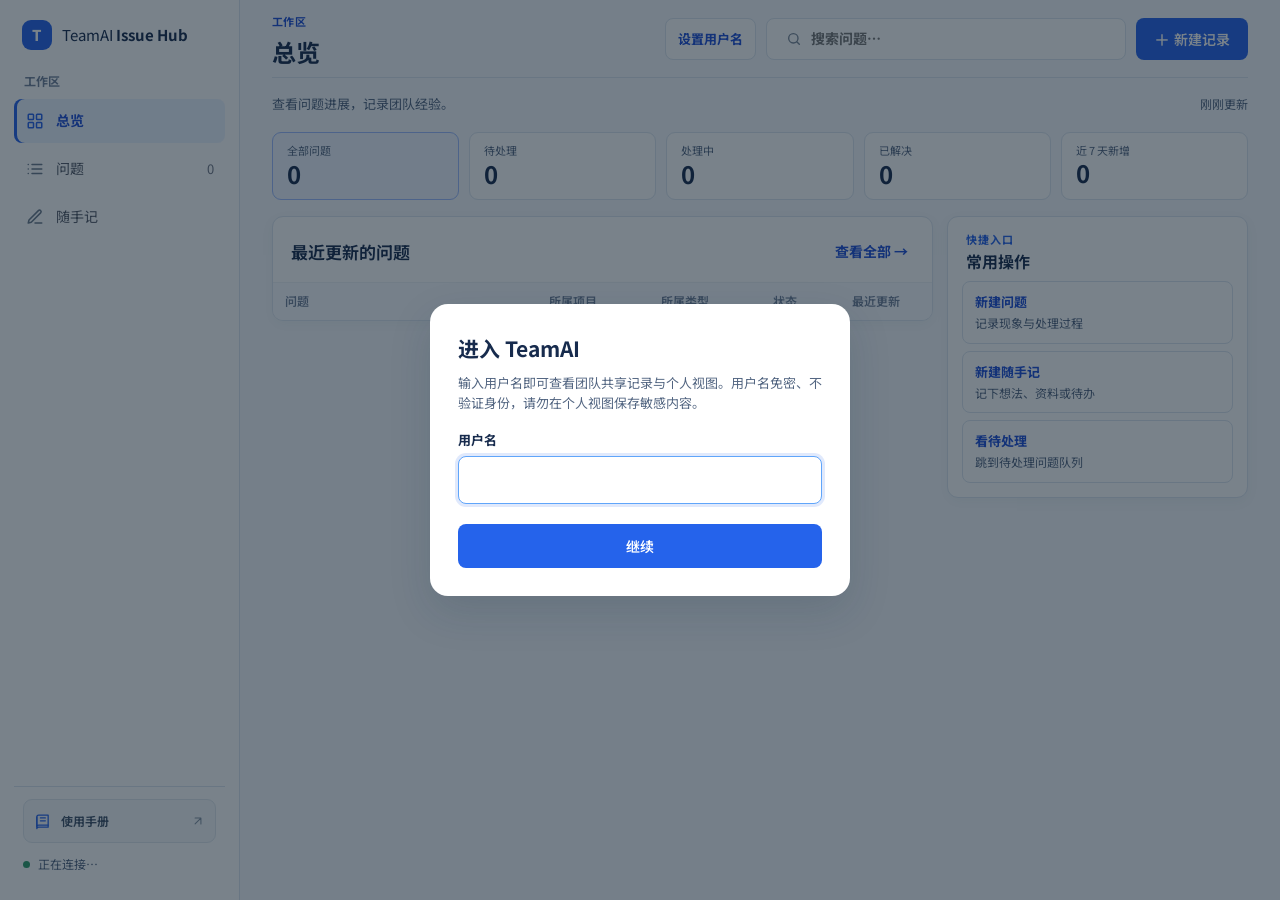
<file: web/index.html>
<!doctype html>
<html lang="zh-CN">
<head>
  <meta charset="utf-8">
  <meta name="viewport" content="width=device-width,initial-scale=1">
  <meta name="theme-color" content="#2563eb">
  <title>TeamAI Issue Hub</title>
  <link rel="icon" href="/web/favicon.svg" type="image/svg+xml">
  <link rel="preconnect" href="https://fonts.googleapis.com">
  <link rel="preconnect" href="https://fonts.gstatic.com" crossorigin>
  <link href="https://fonts.googleapis.com/css2?family=Noto+Sans+SC:wght@400;500;600;700&family=Plus+Jakarta+Sans:wght@500;600;700;800&display=swap" rel="stylesheet">
  <link rel="stylesheet" href="/web/styles.css">
</head>
<body class="admin-app">
  <section id="user-login" class="user-login hidden" role="dialog" aria-modal="true" aria-labelledby="user-login-title">
    <form id="user-login-form" class="user-login-card">
      <h2 id="user-login-title">进入 TeamAI</h2>
      <p>输入用户名即可查看团队共享记录与个人视图。用户名免密、不验证身份，请勿在个人视图保存敏感内容。</p>
      <label for="username-input">用户名</label>
      <input id="username-input" maxlength="80" autocomplete="username" required>
      <button class="primary full-width" type="submit">继续</button>
    </form>
  </section>

  <aside class="app-sidebar" aria-label="主导航">
    <a class="brand" href="#overview">
      <span class="brand-mark">T</span>
      <span>TeamAI <b>Issue Hub</b></span>
    </a>
    <p class="nav-caption">工作区</p>
    <nav class="main-nav">
      <button class="nav-item active" data-page="overview" type="button">
        <span class="nav-icon" aria-hidden="true"><svg viewBox="0 0 24 24" fill="none" stroke="currentColor" stroke-width="2" stroke-linecap="round" stroke-linejoin="round"><rect x="3" y="3" width="7" height="7" rx="1"/><rect x="14" y="3" width="7" height="7" rx="1"/><rect x="3" y="14" width="7" height="7" rx="1"/><rect x="14" y="14" width="7" height="7" rx="1"/></svg></span>
        总览
      </button>
      <button class="nav-item" data-page="issues" type="button">
        <span class="nav-icon" aria-hidden="true"><svg viewBox="0 0 24 24" fill="none" stroke="currentColor" stroke-width="2" stroke-linecap="round" stroke-linejoin="round"><path d="M8 6h13M8 12h13M8 18h13M3 6h.01M3 12h.01M3 18h.01"/></svg></span>
        问题 <span class="nav-count" id="nav-issues">0</span>
      </button>
      <button class="nav-item" data-page="notes" type="button">
        <span class="nav-icon" aria-hidden="true"><svg viewBox="0 0 24 24" fill="none" stroke="currentColor" stroke-width="2" stroke-linecap="round" stroke-linejoin="round"><path d="M12 20h9"/><path d="M16.5 3.5a2.1 2.1 0 0 1 3 3L7 19l-4 1 1-4Z"/></svg></span>
        随手记
      </button>
    </nav>
    <p class="nav-caption admin-gate hidden" id="admin-nav-caption">管理</p>
    <nav class="main-nav admin-gate hidden" id="admin-nav" aria-label="管理功能">
      <button class="nav-item" data-page="review" type="button">
        <span class="nav-icon" aria-hidden="true"><svg viewBox="0 0 24 24" fill="none" stroke="currentColor" stroke-width="2" stroke-linecap="round" stroke-linejoin="round"><path d="M9 11l3 3L22 4"/><path d="M21 12v7a2 2 0 0 1-2 2H5a2 2 0 0 1-2-2V5a2 2 0 0 1 2-2h11"/></svg></span>
        知识审核 <span class="nav-count" id="nav-review">0</span>
      </button>
      <button class="nav-item" data-page="sync" type="button">
        <span class="nav-icon" aria-hidden="true"><svg viewBox="0 0 24 24" fill="none" stroke="currentColor" stroke-width="2" stroke-linecap="round" stroke-linejoin="round"><path d="M21 12a9 9 0 0 0-15.5-6.36"/><path d="M3 4v5h5"/><path d="M3 12a9 9 0 0 0 15.5 6.36"/><path d="M21 20v-5h-5"/></svg></span>
        同步管理
      </button>
      <button class="nav-item" data-page="users" type="button">
        <span class="nav-icon" aria-hidden="true"><svg viewBox="0 0 24 24" fill="none" stroke="currentColor" stroke-width="2" stroke-linecap="round" stroke-linejoin="round"><path d="M16 21v-2a4 4 0 0 0-4-4H6a4 4 0 0 0-4 4v2"/><circle cx="9" cy="7" r="4"/><path d="M22 21v-2a4 4 0 0 0-3-3.87"/><path d="M16 3.13a4 4 0 0 1 0 7.75"/></svg></span>
        用户管理
      </button>
    </nav>
    <div class="sidebar-bottom">
      <a class="sidebar-help" href="/web/manual.html" aria-label="打开使用手册">
        <svg viewBox="0 0 24 24" fill="none" stroke="currentColor" stroke-width="1.8" stroke-linecap="round" stroke-linejoin="round" aria-hidden="true"><path d="M4 5.5A2.5 2.5 0 0 1 6.5 3H20v17H6.5A2.5 2.5 0 0 0 4 22z"/><path d="M4 5.5v14A2.5 2.5 0 0 1 6.5 17H20M9 7h7M9 11h7"/></svg>
        <span>使用手册</span>
        <svg class="help-arrow" viewBox="0 0 24 24" fill="none" stroke="currentColor" stroke-width="1.8" stroke-linecap="round" stroke-linejoin="round" aria-hidden="true"><path d="M7 17 17 7M7 7h10v10"/></svg>
      </a>
      <div class="sidebar-health"><span class="status-dot"></span><span id="health">正在连接…</span></div>
    </div>
  </aside>

  <main class="app-main">
    <header id="reader-topbar" class="reader-topbar hidden">
      <a class="secondary" href="/" aria-label="返回记录列表">← 返回列表</a>
      <span>阅读模式</span>
    </header>
    <p id="reader-error" class="reader-error hidden" role="alert"></p>
    <header class="page-topbar">
      <div>
        <span class="eyebrow">工作区</span>
        <h1 id="page-title">总览</h1>
      </div>
      <div class="top-actions">
        <button id="user-switch" class="secondary" type="button" title="切换用户名">用户名：未登录</button>
        <label class="global-search">
          <span class="search-icon" aria-hidden="true"><svg viewBox="0 0 24 24" fill="none" stroke="currentColor" stroke-width="2" stroke-linecap="round" stroke-linejoin="round"><circle cx="11" cy="11" r="7"/><path d="m20 20-3.5-3.5"/></svg></span>
          <span id="search-context" class="visually-hidden">搜索问题</span>
          <input id="search" type="search" maxlength="200" placeholder="搜索问题…">
        </label>
        <button id="top-new-record" class="primary" type="button"><span class="btn-plus" aria-hidden="true">＋</span><span class="btn-label">新建记录</span></button>
      </div>
    </header>

    <div id="form-message" class="form-message toast" role="status" aria-live="polite"></div>

    <section class="page-view" data-view="overview">
      <div class="welcome-row">
        <p class="lede-inline">查看问题进展，记录团队经验。</p>
        <span id="overview-updated" class="muted">刚刚更新</span>
      </div>
      <div class="metrics">
        <button class="metric active" data-filter-status="" aria-pressed="true"><span>全部问题</span><strong id="metric-total">0</strong></button>
        <button class="metric" data-filter-status="triage" aria-pressed="false"><span>待处理</span><strong id="metric-triage">0</strong></button>
        <button class="metric" data-filter-status="in-progress" aria-pressed="false"><span>处理中</span><strong id="metric-progress">0</strong></button>
        <button class="metric" data-filter-status="resolved" aria-pressed="false"><span>已解决</span><strong id="metric-resolved">0</strong></button>
        <div class="metric plain"><span>近 7 天新增</span><strong id="metric-recent">0</strong></div>
      </div>
      <div id="overview-admin-strip" class="overview-admin-strip admin-gate hidden">
        <div class="panel sync-panel-inline">
          <div>
            <p class="eyebrow">GitLab 同步</p>
            <p id="overview-sync-status" class="sync-status-text">检查同步状态…</p>
          </div>
          <button id="overview-sync-retry" class="secondary sync-retry" type="button" hidden>重试同步</button>
        </div>
      </div>
      <div class="overview-grid">
        <section class="panel overview-list">
          <div class="section-head">
            <div>
              <h2>最近更新的问题</h2>
            </div>
            <button class="text-button" data-go-page="issues" type="button">查看全部 →</button>
          </div>
          <div class="table-scroll">
            <table class="issue-table overview-table">
              <thead>
                <tr><th>问题</th><th>所属项目</th><th>所属类型</th><th>状态</th><th>最近更新</th></tr>
              </thead>
              <tbody id="overview-rows"></tbody>
            </table>
          </div>
          <div id="overview-empty" class="empty hidden">
            暂无问题记录
            <button class="primary empty-action" type="button" data-new-issue>新建第一条问题</button>
          </div>
        </section>
        <aside class="panel overview-actions" aria-label="快捷操作">
          <div class="section-head">
            <div>
              <p class="eyebrow">快捷入口</p>
              <h2>常用操作</h2>
            </div>
          </div>
          <div class="quick-actions">
            <button class="quick-action" type="button" data-new-issue>
              <span class="quick-action-title">新建问题</span>
              <span class="quick-action-desc">记录现象与处理过程</span>
            </button>
            <button class="quick-action" type="button" data-new-note>
              <span class="quick-action-title">新建随手记</span>
              <span class="quick-action-desc">记下想法、资料或待办</span>
            </button>
            <button class="quick-action" type="button" data-go-triage>
              <span class="quick-action-title">看待处理</span>
              <span class="quick-action-desc">跳到待处理问题队列</span>
            </button>
          </div>
        </aside>
      </div>
    </section>

    <section class="page-view hidden" data-view="notes">
      <div class="notes-intro">
        <div>
          <h2>团队与个人记录</h2>
          <p>集中查找你有权查看的随手记。</p>
        </div>
      </div>
      <details class="notes-safety">
        <summary><span aria-hidden="true">i</span>个人视图为弱隔离，勿存敏感资料</summary>
        <p>个人视图仅按用户名区分，用户名不验证身份，知道用户名的人可以冒用。请勿保存敏感资料。</p>
      </details>
      <div class="notes-toolbar">
        <div id="note-visibility-filter" class="view-switch" role="group" aria-label="随手记可见范围">
          <button class="selected" type="button" data-note-filter="" aria-pressed="true">全部可见</button>
          <button type="button" data-note-filter="shared" aria-pressed="false">团队共享</button>
          <button type="button" data-note-filter="private" aria-pressed="false">我的个人视图</button>
        </div>
        <div class="record-filters" aria-label="随手记筛选条件">
          <label><span class="visually-hidden">按项目筛选</span><select id="notes-project-filter" aria-label="按项目筛选"><option value="">全部项目</option></select></label>
          <label><span class="visually-hidden">按工作类型筛选</span><select id="notes-work-type-filter" aria-label="按工作类型筛选"><option value="">全部工作类型</option></select></label>
        </div>
        <span id="notes-count" class="count">0 条</span>
      </div>
      <div id="notes-results" class="panel records-panel notes-records" aria-live="polite" aria-busy="false">
        <div class="empty">正在加载…</div>
      </div>
    </section>

    <section class="page-view hidden admin-only" data-view="review">
      <div class="notes-intro">
        <div>
          <h2>知识审核</h2>
          <p>默认解决后自动发布。此处仅保留需管理员手动处理的遗留队列。</p>
        </div>
      </div>
      <div class="notes-toolbar">
        <span id="review-count" class="count">0 条</span>
      </div>
      <div id="review-results" class="panel records-panel" aria-live="polite" aria-busy="false">
        <div class="empty">正在加载…</div>
      </div>
      <section id="review-editor" class="panel record-editor hidden" aria-label="发布知识">
        <h3 id="review-editor-title">整理并发布</h3>
        <input type="hidden" id="review-issue-id">
        <label for="review-title">知识标题</label>
        <input id="review-title" maxlength="180">
        <label for="review-content">知识正文</label>
        <textarea id="review-content" rows="10" maxlength="100000"></textarea>
        <div class="editor-actions">
          <button id="cancel-review" class="secondary" type="button">取消</button>
          <button id="publish-knowledge" class="primary" type="button">发布知识</button>
        </div>
      </section>
    </section>

    <section class="page-view hidden admin-only" data-view="sync">
      <div class="notes-intro">
        <div>
          <h2>同步管理</h2>
          <p>查看 GitLab 待同步队列，并手动触发重试。</p>
        </div>
      </div>
      <div class="panel sync-manage-panel">
        <p id="sync-manage-status" class="sync-status-text">检查同步状态…</p>
        <button id="sync-retry" class="secondary sync-retry" type="button">重试同步</button>
      </div>
    </section>

    <section class="page-view hidden admin-only" data-view="users">
      <div class="notes-intro">
        <div>
          <h2>用户管理</h2>
          <p>查看工作台中出现过的用户名及其活动概况。用户名免密，仅作弱标识。</p>
        </div>
      </div>
      <div class="panel">
        <div class="table-scroll">
          <table class="issue-table">
            <thead>
              <tr><th>用户名</th><th>角色</th><th>随手记</th><th>问题</th><th>活动</th><th>最近活跃</th></tr>
            </thead>
            <tbody id="users-rows"></tbody>
          </table>
        </div>
        <div id="users-empty" class="empty hidden">暂无用户活动</div>
      </div>
    </section>

    <section class="page-view hidden" data-view="issues">
      <div class="section-head issues-toolbar">
        <div>
          <p class="eyebrow">问题队列</p>
          <h2>问题列表</h2>
        </div>
        <div class="issues-controls">
          <label>
            <span class="visually-hidden">问题状态</span>
            <select id="status-filter">
              <option value="">所有状态</option>
              <option value="triage">待处理</option>
              <option value="in-progress">处理中</option>
              <option value="resolved">已解决</option>
            </select>
          </label>
          <label><span class="visually-hidden">按项目筛选</span><select id="issues-project-filter" aria-label="按项目筛选"><option value="">全部项目</option></select></label>
          <label><span class="visually-hidden">按工作类型筛选</span><select id="issues-work-type-filter" aria-label="按工作类型筛选"><option value="">全部工作类型</option></select></label>
          <div class="view-switch" role="group" aria-label="问题显示方式">
            <button class="selected" data-layout="table" type="button">列表</button>
            <button data-layout="board" type="button">看板</button>
          </div>
          <span id="count" class="count">0 条</span>
        </div>
      </div>
      <div id="results" class="panel records-panel" aria-live="polite" aria-busy="false">
        <div class="empty">正在加载…</div>
      </div>
    </section>

    <section id="capture" class="capture-dialog hidden" role="dialog" aria-modal="true" aria-labelledby="capture-title">
      <div class="dialog-backdrop" data-close-capture></div>
      <div class="capture-panel panel">
        <div class="section-head">
          <div>
            <p class="eyebrow">新建记录</p>
            <h2 id="capture-title">新建问题</h2>
          </div>
          <button id="close-capture" class="ghost" type="button" aria-label="关闭新建记录">
            <svg viewBox="0 0 24 24" width="18" height="18" fill="none" stroke="currentColor" stroke-width="2" aria-hidden="true"><path d="M18 6 6 18M6 6l12 12"/></svg>
          </button>
        </div>
        <div class="segmented" role="group" aria-label="记录类型">
          <button class="active" type="button" data-kind="issue" aria-pressed="true">问题</button>
          <button type="button" data-kind="note" aria-pressed="false">随手记</button>
        </div>
        <label for="title">标题 <span>可选</span></label>
        <input id="title" maxlength="180" placeholder="一句话说明这条记录">
        <label for="content">内容 <span>必填</span></label>
        <div class="markdown-toolbar" data-toolbar-for="content" role="toolbar" aria-label="正文格式">
          <button type="button" data-format="heading" title="标题">H</button><button type="button" data-format="bold" title="粗体"><b>B</b></button><button type="button" data-format="italic" title="斜体"><i>I</i></button><button type="button" data-format="list" title="列表">☷</button><button type="button" data-format="task" title="任务列表">☑</button><button type="button" data-format="quote" title="引用">❞</button><button type="button" data-format="code" title="代码">&lt;/&gt;</button><button type="button" data-format="link" title="链接">↗</button><button type="button" data-format="table" title="表格">▦</button><span class="toolbar-spacer"></span><button type="button" data-editor-mode="edit" class="selected">编辑</button><button type="button" data-editor-mode="preview">预览</button>
        </div>
        <textarea id="content" rows="7" maxlength="100000" placeholder="记录问题现象、处理过程或可复用经验…"></textarea>
        <div id="content-preview" class="detail-content editor-preview hidden"></div>
        <div class="two-col">
          <div>
            <label for="project">所属项目</label>
            <input id="project" maxlength="180" placeholder="例如：issuehub">
          </div>
          <div>
            <label for="work-type">所属类型 <span id="work-type-hint">必选</span></label>
            <select id="work-type" required>
              <option value="">请选择所属类型</option>
              <option>算法调研</option>
              <option>算法预研</option>
              <option>模型部署</option>
              <option>组件开发</option>
              <option>项目支撑</option>
              <option>工作日常</option>
            </select>
          </div>
        </div>
        <div id="note-visibility-row" class="hidden">
          <label for="note-visibility">可见范围</label>
          <select id="note-visibility">
            <option value="shared">团队共享</option>
            <option value="private" selected>个人视图（用户名区分，非安全隔离）</option>
          </select>
          <p class="review-hint">个人视图按用户名区分，不适合保存敏感内容。</p>
        </div>
        <div class="capture-attachments">
          <div class="capture-attach-head">
            <label>附件 <span>可选</span></label>
            <label class="secondary attachment-upload">选择文件<input id="capture-attachment-input" type="file" multiple></label>
          </div>
          <p class="review-hint">格式不限，单个最大 20 MB；可在此粘贴截图或文件（Ctrl+V）。</p>
          <ul id="capture-attachment-list" class="attachment-list pending-attachment-list"></ul>
        </div>
        <div class="form-foot">
          <p class="review-hint">保存前自动脱敏凭证并检查重复内容。</p>
          <button id="discard-capture-draft" class="secondary" type="button">丢弃草稿</button>
          <button id="submit" class="primary" type="button">保存</button>
        </div>
      </div>
    </section>

    <section id="detail" class="detail panel hidden" role="dialog" aria-modal="true" aria-labelledby="detail-title">
      <div class="detail-head">
        <div>
          <p class="eyebrow">记录详情</p>
          <h2 id="detail-title" tabindex="-1">记录详情</h2>
          <div id="detail-meta" class="record-meta"></div>
        </div>
        <div class="detail-head-actions">
          <a id="expand-reading" class="secondary expand-reading" target="_blank" rel="noopener" aria-label="在新标签页展开阅读">展开阅读 ↗</a>
          <button id="edit-record" class="secondary" type="button" hidden>编辑记录</button>
          <button id="delete-record" class="danger" type="button" hidden>删除</button>
          <button id="close-detail" class="ghost" type="button" aria-label="关闭详情">
            <svg viewBox="0 0 24 24" width="18" height="18" fill="none" stroke="currentColor" stroke-width="2" aria-hidden="true"><path d="M18 6 6 18M6 6l12 12"/></svg>
          </button>
        </div>
      </div>
      <div id="detail-content" class="detail-content" tabindex="0"></div>
      <section class="attachments-panel">
        <div class="section-head">
          <div>
            <h3>附件</h3>
          </div>
          <label class="secondary attachment-upload">添加附件<input id="attachment-input" type="file" multiple></label>
        </div>
        <p class="review-hint">格式不限，单个最大 20 MB；可预览图片、PDF、Markdown、HTML、文本与音视频。详情打开时也可 Ctrl+V 粘贴附件。</p>
        <ul id="attachment-list" class="attachment-list"></ul>
      </section>
      <section id="record-editor" class="record-editor hidden" aria-label="编辑记录">
        <label for="edit-title">标题</label>
        <input id="edit-title" maxlength="180">
        <label for="edit-content">正文</label>
        <div class="markdown-toolbar" data-toolbar-for="edit-content" role="toolbar" aria-label="正文格式">
          <button type="button" data-format="heading" title="标题">H</button><button type="button" data-format="bold" title="粗体"><b>B</b></button><button type="button" data-format="italic" title="斜体"><i>I</i></button><button type="button" data-format="list" title="列表">☷</button><button type="button" data-format="task" title="任务列表">☑</button><button type="button" data-format="quote" title="引用">❞</button><button type="button" data-format="code" title="代码">&lt;/&gt;</button><button type="button" data-format="link" title="链接">↗</button><button type="button" data-format="table" title="表格">▦</button><span class="toolbar-spacer"></span><button type="button" data-editor-mode="edit" class="selected">编辑</button><button type="button" data-editor-mode="preview">预览</button>
        </div>
        <textarea id="edit-content" rows="8" maxlength="100000"></textarea>
        <div id="edit-content-preview" class="detail-content editor-preview hidden"></div>
        <ul id="edit-pending-list" class="attachment-list pending-attachment-list"></ul>
        <div class="two-col">
          <div>
            <label for="edit-project">所属项目</label>
            <input id="edit-project" maxlength="180">
          </div>
          <div>
            <label for="edit-work-type">所属类型 <span id="edit-work-type-hint">必选</span></label>
            <select id="edit-work-type" required>
              <option value="">请选择所属类型</option>
              <option>算法调研</option>
              <option>算法预研</option>
              <option>模型部署</option>
              <option>组件开发</option>
              <option>项目支撑</option>
              <option>工作日常</option>
            </select>
          </div>
        </div>
        <div id="edit-visibility-row">
          <label for="edit-visibility">可见范围</label>
          <select id="edit-visibility">
            <option value="shared">团队共享</option>
            <option value="private">个人视图（用户名区分，非安全隔离）</option>
          </select>
        </div>
        <div class="editor-actions">
          <button id="cancel-edit" class="secondary" type="button">取消</button>
          <button id="save-edit" class="primary" type="button">保存修改</button>
        </div>
      </section>
      <section class="activity-panel">
        <div class="section-head">
          <div>
            <h3>活动记录</h3>
          </div>
        </div>
        <ol id="activity-list" class="activity-list"></ol>
      </section>
      <div id="issue-actions" class="detail-actions">
        <label for="solution-input">处理结论 / 重新打开原因</label>
        <textarea id="solution-input" rows="3" maxlength="50000" placeholder="记录处理结论，或填写重新打开原因…"></textarea>
        <label for="verification-input">验证证据 <span>标记已解决时必填</span></label>
        <textarea id="verification-input" rows="3" maxlength="20000" placeholder="记录验证方法和结果…"></textarea>
        <div>
          <button id="append-solution" class="secondary" type="button">追加处理进展</button>
          <button id="reopen-issue" class="secondary" type="button" hidden>重新打开</button>
          <button id="resolve-issue" class="primary" type="button">标记已解决</button>
        </div>
      </div>
    </section>
    <button id="detail-backdrop" class="detail-backdrop hidden" type="button" aria-label="关闭记录详情"></button>

    <section id="attachment-preview" class="attachment-preview hidden" role="dialog" aria-modal="true" aria-labelledby="attachment-preview-title">
      <div class="dialog-backdrop" data-close-preview></div>
      <div class="attachment-preview-panel panel">
        <div class="section-head">
          <div>
            <p class="eyebrow">附件预览</p>
            <h2 id="attachment-preview-title">附件</h2>
          </div>
          <div class="attachment-preview-actions">
            <button id="attachment-preview-download" class="secondary" type="button">下载</button>
            <button id="close-attachment-preview" class="ghost" type="button" aria-label="关闭预览">
              <svg viewBox="0 0 24 24" width="18" height="18" fill="none" stroke="currentColor" stroke-width="2" aria-hidden="true"><path d="M18 6 6 18M6 6l12 12"/></svg>
            </button>
          </div>
        </div>
        <div id="attachment-preview-body" class="attachment-preview-body"></div>
      </div>
    </section>
  </main>

  <script src="/web/detail-focus.js" defer></script>
  <script src="/web/safe-external-url.js" defer></script>
  <script src="/web/load-more.js" defer></script>
  <script src="/web/request-errors.js" defer></script>
  <script src="/web/sync-retry.js" defer></script>
  <script src="/web/app.js" defer></script>
</body>
</html>
</file>
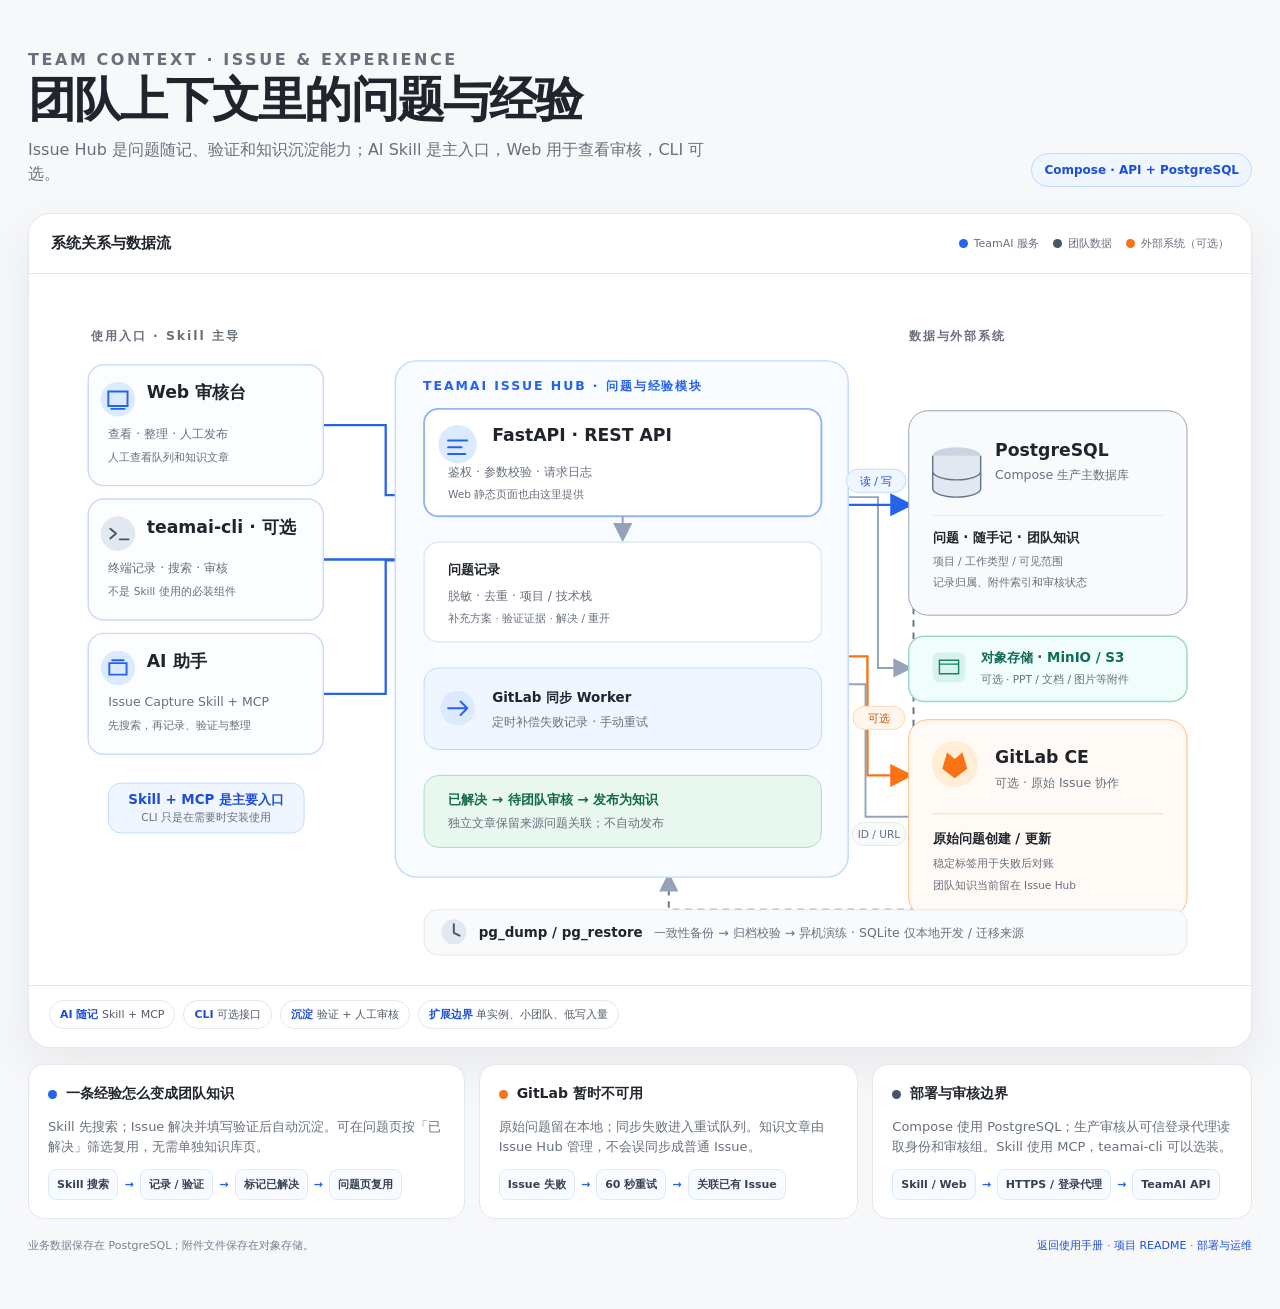
<file: ARCHITECTURE.html>
<!doctype html>
<html lang="zh-CN">
<head>
  <meta charset="utf-8">
  <meta name="viewport" content="width=device-width, initial-scale=1">
  <meta name="theme-color" content="#f7f7f8">
  <title>TeamAI Issue Hub · 架构说明</title>
  <style>
    :root{color-scheme:light;--ink:#20242c;--muted:#68707d;--line:#e4e7ec;--paper:#fff;--canvas:#f7f8fa;--blue:#2563eb;--blue-dark:#1d4ed8;--blue-soft:#eff6ff;--cyan:#dff5ff;--green:#16855b;--green-soft:#e8f7ef;--shadow:0 18px 48px rgba(15,23,42,.07)}
    *{box-sizing:border-box}body{margin:0;background:var(--canvas);color:var(--ink);font:15px/1.55 Inter,ui-sans-serif,system-ui,-apple-system,"Segoe UI",sans-serif}.page{max-width:1320px;margin:auto;padding:36px 28px 54px}.hero{display:flex;align-items:flex-end;justify-content:space-between;gap:28px;margin-bottom:26px}.eyebrow{margin:0 0 8px;color:var(--blue);font-size:11px;font-weight:800;letter-spacing:.16em;text-transform:uppercase}.hero h1{margin:0;font-size:clamp(30px,4vw,48px);letter-spacing:-.04em;line-height:1.1}.hero p{max-width:680px;margin:12px 0 0;color:var(--muted);font-size:16px}.version{flex:none;border:1px solid #bfdbfe;border-radius:999px;background:var(--blue-soft);padding:7px 12px;color:var(--blue-dark);font-size:12px;font-weight:700}.diagram-shell{overflow:hidden;border:1px solid var(--line);border-radius:22px;background:var(--paper);box-shadow:var(--shadow)}.diagram-head{display:flex;align-items:center;justify-content:space-between;padding:18px 22px;border-bottom:1px solid var(--line)}.diagram-head h2{margin:0;font-size:15px}.legend{display:flex;flex-wrap:wrap;gap:14px;color:var(--muted);font-size:11px}.legend span{display:inline-flex;align-items:center;gap:6px}.dot{width:9px;height:9px;border-radius:50%;background:var(--blue)}.dot.db{background:#475569}.dot.external{background:#f97316}.svg-wrap{padding:12px 16px 8px;overflow-x:auto}.architecture{display:block;width:100%;height:auto;min-width:780px}.architecture text{font-family:Inter,ui-sans-serif,system-ui,-apple-system,"Segoe UI",sans-serif;fill:var(--ink)}.architecture .small{font-size:13px;fill:var(--muted)}.architecture .tiny{font-size:11px;fill:var(--muted)}.architecture .title{font-size:18px;font-weight:750}.architecture .label{font-size:14px;font-weight:700}.architecture .node{fill:#fff;stroke:var(--line);stroke-width:1.5}.architecture .client{fill:#fbfdff;stroke:#cbdaf8}.architecture .service{fill:#fff;stroke:#93b4fb;stroke-width:2}.architecture .database{fill:#f8fafc;stroke:#94a3b8}.architecture .gitlab{fill:#fffaf5;stroke:#fdba74}.architecture .subtle{fill:#f8fafc;stroke:var(--line)}.architecture .accent{fill:var(--blue-soft);stroke:#bfdbfe}.architecture .success{fill:var(--green-soft);stroke:#a7e0c0}.architecture .flow{fill:none;stroke:var(--blue);stroke-width:2.4;marker-end:url(#arrow)}.architecture .flow-muted{fill:none;stroke:#94a3b8;stroke-width:2;marker-end:url(#arrowMuted)}.architecture .flow-dash{fill:none;stroke:#64748b;stroke-width:2;stroke-dasharray:7 6;marker-end:url(#arrowMuted)}.architecture .optional{fill:none;stroke:#f97316;stroke-width:2.4;marker-end:url(#arrowOrange)}.architecture .icon-blue{fill:#dbeafe}.architecture .icon-slate{fill:#e2e8f0}.architecture .icon-orange{fill:#ffedd5}.architecture .icon-green{fill:#dcfce7}.diagram-foot{display:flex;flex-wrap:wrap;gap:8px;padding:14px 20px 18px;border-top:1px solid var(--line)}.tag{border:1px solid var(--line);border-radius:999px;background:#fff;padding:5px 10px;color:#535c69;font-size:11px}.tag strong{color:var(--blue-dark)}.support{display:grid;grid-template-columns:1.15fr 1fr 1fr;gap:14px;margin-top:16px}.card{min-height:130px;border:1px solid var(--line);border-radius:16px;background:#fff;padding:18px 19px}.card h3{display:flex;align-items:center;gap:9px;margin:0 0 12px;font-size:14px}.card p{margin:0;color:var(--muted);font-size:13px}.flowline{display:flex;align-items:center;gap:6px;margin-top:12px;color:#364152;font-size:11px;font-weight:650}.step{border:1px solid #dbeafe;border-radius:8px;background:#f8fbff;padding:6px 8px}.arrow{color:var(--blue);font-weight:800}.warning{color:#b45309}.fineprint{display:flex;justify-content:space-between;gap:16px;margin-top:18px;color:#77808d;font-size:11px}.fineprint a{color:var(--blue-dark);text-decoration:none}.fineprint a:hover{text-decoration:underline}
    @media(max-width:760px){.page{padding:24px 14px 36px}.hero{align-items:flex-start;flex-direction:column;gap:14px}.hero p{font-size:14px}.diagram-head{align-items:flex-start;flex-direction:column;gap:10px}.svg-wrap{padding:8px}.support{grid-template-columns:1fr}.card{min-height:unset}.fineprint{flex-direction:column}}
    @media(prefers-reduced-motion:reduce){*,*::before,*::after{scroll-behavior:auto!important;transition-duration:.01ms!important}}
  </style>
</head>
<body>
<main class="page">
  <header class="hero">
    <div><p class="eyebrow">TEAM CONTEXT · ISSUE & EXPERIENCE</p><h1>团队上下文里的问题与经验</h1><p>Issue Hub 是问题随记、验证和知识沉淀能力；AI Skill 是主入口，Web 用于查看审核，CLI 可选。</p></div>
    <span class="version">Compose · API + PostgreSQL</span>
  </header>

  <section class="diagram-shell" aria-labelledby="map-title">
    <div class="diagram-head"><h2 id="map-title">系统关系与数据流</h2><div class="legend"><span><i class="dot"></i>TeamAI 服务</span><span><i class="dot db"></i>团队数据</span><span><i class="dot external"></i>外部系统（可选）</span></div></div>
    <div class="svg-wrap">
      <svg class="architecture" viewBox="0 0 1240 720" role="img" aria-labelledby="svg-title svg-desc">
        <title id="svg-title">TeamAI Issue Hub 系统架构图</title>
        <desc id="svg-desc">Web、可选命令行和通过 Skill 使用 MCP 的 AI 助手访问 TeamAI Issue Hub API；Compose 团队部署由 PostgreSQL 保存问题和审核后的知识，可选同步原始 Issue 到 GitLab；PostgreSQL 通过 pg_dump 备份并由 pg_restore 校验与恢复。</desc>
        <defs>
          <marker id="arrow" markerWidth="10" markerHeight="10" refX="8" refY="5" orient="auto"><path d="M0 0 10 5 0 10z" fill="#2563eb"/></marker>
          <marker id="arrowMuted" markerWidth="10" markerHeight="10" refX="8" refY="5" orient="auto"><path d="M0 0 10 5 0 10z" fill="#94a3b8"/></marker>
          <marker id="arrowOrange" markerWidth="10" markerHeight="10" refX="8" refY="5" orient="auto"><path d="M0 0 10 5 0 10z" fill="#f97316"/></marker>
        </defs>

        <!-- flow paths behind nodes -->
        <path class="flow" d="M286 145 H355 V218 H405"/><path class="flow" d="M286 285 H370 V252 H405"/><path class="flow" d="M286 425 H355 V286 H405"/>
        <path class="flow-muted" d="M815 220 H868 V398 H900"/>
        <path class="flow" d="M815 228 H900"/><path class="optional" d="M815 386 H857 V510 H900"/>
        <path class="flow-muted" d="M900 553 H855 V415 H815"/>
        <path class="flow-dash" d="M905 335 V650 H650 V615"/>

        <!-- client group -->
        <text x="48" y="56" class="small" style="font-weight:800;letter-spacing:2px">使用入口 · Skill 主导</text>
        <rect x="45" y="82" width="245" height="126" rx="16" class="node client"/>
        <circle cx="76" cy="118" r="18" class="icon-blue"/><path d="M66 110h20v15H66zM69 128h14" fill="none" stroke="#2563eb" stroke-width="2" stroke-linecap="round"/>
        <text x="106" y="117" class="title">Web 审核台</text><text x="66" y="158" class="small">查看 · 整理 · 人工发布</text><text x="66" y="182" class="tiny">人工查看队列和知识文章</text>

        <rect x="45" y="222" width="245" height="126" rx="16" class="node client"/>
        <circle cx="76" cy="258" r="18" class="icon-slate"/><path d="m68 253 6 5-6 5m10 1h9" fill="none" stroke="#475569" stroke-width="2" stroke-linecap="round" stroke-linejoin="round"/>
        <text x="106" y="257" class="title">teamai-cli · 可选</text><text x="66" y="298" class="small">终端记录 · 搜索 · 审核</text><text x="66" y="322" class="tiny">不是 Skill 使用的必装组件</text>

        <rect x="45" y="362" width="245" height="126" rx="16" class="node client"/>
        <circle cx="76" cy="398" r="18" class="icon-blue"/><path d="M67 393h18v12H67zM70 390h12" fill="none" stroke="#2563eb" stroke-width="2" stroke-linecap="round"/>
        <text x="106" y="397" class="title">AI 助手</text><text x="66" y="438" class="small">Issue Capture Skill + MCP</text><text x="66" y="462" class="tiny">先搜索，再记录、验证与整理</text>

        <rect x="66" y="518" width="204" height="52" rx="13" class="accent"/>
        <text x="168" y="540" text-anchor="middle" class="label" style="fill:#1d4ed8">Skill + MCP 是主要入口</text><text x="168" y="558" text-anchor="middle" class="tiny">CLI 只是在需要时安装使用</text>

        <!-- TeamAI service boundary -->
        <rect x="365" y="78" width="472" height="538" rx="22" fill="#f8fbff" stroke="#bfdbfe" stroke-width="1.5"/>
        <text x="394" y="108" class="small" style="font-weight:800;letter-spacing:2px;fill:#2563eb">TEAMAI ISSUE HUB · 问题与经验模块</text>
        <rect x="395" y="128" width="414" height="112" rx="15" class="service"/>
        <circle cx="430" cy="165" r="20" class="icon-blue"/><path d="M420 161h20M420 168h14M420 175h18" stroke="#2563eb" stroke-width="2" stroke-linecap="round"/>
        <text x="466" y="162" class="title">FastAPI · REST API</text><text x="420" y="198" class="small">鉴权 · 参数校验 · 请求日志</text><text x="420" y="221" class="tiny">Web 静态页面也由这里提供</text>

        <path class="flow-muted" d="M602 240 V263"/>
        <rect x="395" y="267" width="414" height="104" rx="15" class="node"/>
        <text x="420" y="300" class="label">问题记录</text><text x="420" y="327" class="small">脱敏 · 去重 · 项目 / 技术栈</text><text x="420" y="350" class="tiny">补充方案 · 验证证据 · 解决 / 重开</text>

        <rect x="395" y="398" width="414" height="85" rx="15" class="accent"/>
        <circle cx="430" cy="440" r="18" class="icon-blue"/><path d="M420 440h20m-7-7 7 7-7 7" fill="none" stroke="#2563eb" stroke-width="2" stroke-linecap="round" stroke-linejoin="round"/>
        <text x="466" y="434" class="label">GitLab 同步 Worker</text><text x="466" y="459" class="small">定时补偿失败记录 · 手动重试</text>

        <rect x="395" y="510" width="414" height="75" rx="15" class="success"/>
        <text x="420" y="540" class="label" style="fill:#126a48">已解决 → 待团队审核 → 发布为知识</text><text x="420" y="564" class="small">独立文章保留来源问题关联；不自动发布</text>

        <!-- data systems -->
        <text x="900" y="56" class="small" style="font-weight:800;letter-spacing:2px">数据与外部系统</text>
        <rect x="900" y="130" width="290" height="213" rx="20" class="database"/>
        <ellipse cx="950" cy="177" rx="25" ry="9" fill="#cbd5e1"/><path d="M925 177v34c0 5 11 9 25 9s25-4 25-9v-34m-50 16c0 5 11 9 25 9s25-4 25-9" fill="#e2e8f0" stroke="#64748b" stroke-width="1.5"/>
        <text x="990" y="177" class="title">PostgreSQL</text><text x="990" y="201" class="small">Compose 生产主数据库</text>
        <line x1="925" y1="239" x2="1165" y2="239" stroke="#e2e8f0"/>
        <text x="925" y="267" class="label">问题 · 随手记 · 团队知识</text><text x="925" y="291" class="tiny">项目 / 工作类型 / 可见范围</text><text x="925" y="313" class="tiny">记录归属、附件索引和审核状态</text>
        <rect x="900" y="365" width="290" height="68" rx="16" fill="#f0fdfa" stroke="#99d8c8" stroke-width="1.5"/>
        <rect x="925" y="382" width="34" height="31" rx="7" fill="#d8f3eb"/><path d="M932 390h20v14h-20zM932 394h20" fill="none" stroke="#16836b" stroke-width="1.5"/>
        <text x="975" y="392" class="label" style="fill:#116b58">对象存储 · MinIO / S3</text><text x="975" y="414" class="tiny">可选 · PPT / 文档 / 图片等附件</text>
        <rect x="900" y="452" width="290" height="205" rx="20" class="gitlab"/>
        <circle cx="948" cy="498" r="24" class="icon-orange"/><path d="m935 503 5-17 8 7 8-7 5 17-13 10z" fill="#f97316"/>
        <text x="990" y="497" class="title">GitLab CE</text><text x="990" y="522" class="small">可选 · 原始 Issue 协作</text>
        <line x1="925" y1="550" x2="1165" y2="550" stroke="#fed7aa"/>
        <text x="925" y="580" class="label">原始问题创建 / 更新</text><text x="925" y="605" class="tiny">稳定标签用于失败后对账</text><text x="925" y="628" class="tiny">团队知识当前留在 Issue Hub</text>

        <!-- backup -->
        <rect x="395" y="650" width="795" height="47" rx="14" class="subtle"/>
        <circle cx="426" cy="673" r="13" class="icon-slate"/><path d="M426 665v9l6 3" fill="none" stroke="#475569" stroke-width="2" stroke-linecap="round"/>
        <text x="452" y="678" class="label">pg_dump / pg_restore</text><text x="635" y="678" class="small">一致性备份 → 归档校验 → 异机演练 · SQLite 仅本地开发 / 迁移来源</text>

        <!-- flow labels -->
        <rect x="835" y="191" width="62" height="24" rx="12" class="accent"/><text x="866" y="207" text-anchor="middle" class="tiny" style="fill:#1d4ed8">读 / 写</text>
        <rect x="842" y="438" width="54" height="24" rx="12" fill="#fff7ed" stroke="#fed7aa"/><text x="869" y="454" text-anchor="middle" class="tiny" style="fill:#b45309">可选</text>
        <rect x="841" y="559" width="56" height="24" rx="12" class="subtle"/><text x="869" y="575" text-anchor="middle" class="tiny">ID / URL</text>
      </svg>
    </div>
    <div class="diagram-foot"><span class="tag"><strong>AI 随记</strong> Skill + MCP</span><span class="tag"><strong>CLI</strong> 可选接口</span><span class="tag"><strong>沉淀</strong> 验证 + 人工审核</span><span class="tag"><strong>扩展边界</strong> 单实例、小团队、低写入量</span></div>
  </section>

  <section class="support" aria-label="关键流程补充">
    <article class="card"><h3><i class="dot"></i>一条经验怎么变成团队知识</h3><p>Skill 先搜索；Issue 解决并填写验证后自动沉淀。可在问题页按「已解决」筛选复用，无需单独知识库页。</p><div class="flowline"><span class="step">Skill 搜索</span><b class="arrow">→</b><span class="step">记录 / 验证</span><b class="arrow">→</b><span class="step">标记已解决</span><b class="arrow">→</b><span class="step">问题页复用</span></div></article>
    <article class="card"><h3><i class="dot external"></i>GitLab 暂时不可用</h3><p>原始问题留在本地；同步失败进入重试队列。知识文章由 Issue Hub 管理，不会误同步成普通 Issue。</p><div class="flowline"><span class="step">Issue 失败</span><b class="arrow">→</b><span class="step">60 秒重试</span><b class="arrow">→</b><span class="step">关联已有 Issue</span></div></article>
    <article class="card"><h3><i class="dot db"></i>部署与审核边界</h3><p>Compose 使用 PostgreSQL；生产审核从可信登录代理读取身份和审核组。Skill 使用 MCP，teamai-cli 可以选装。</p><div class="flowline"><span class="step">Skill / Web</span><b class="arrow">→</b><span class="step">HTTPS / 登录代理</span><b class="arrow">→</b><span class="step">TeamAI API</span></div></article>
  </section>

  <footer class="fineprint"><span>业务数据保存在 PostgreSQL；附件文件保存在对象存储。</span><span><a href="/web/manual.html">返回使用手册</a> · <a href="README.md">项目 README</a> · <a href="PRODUCTION.md">部署与运维</a></span></footer>
</main>
</body>
</html>
</file>
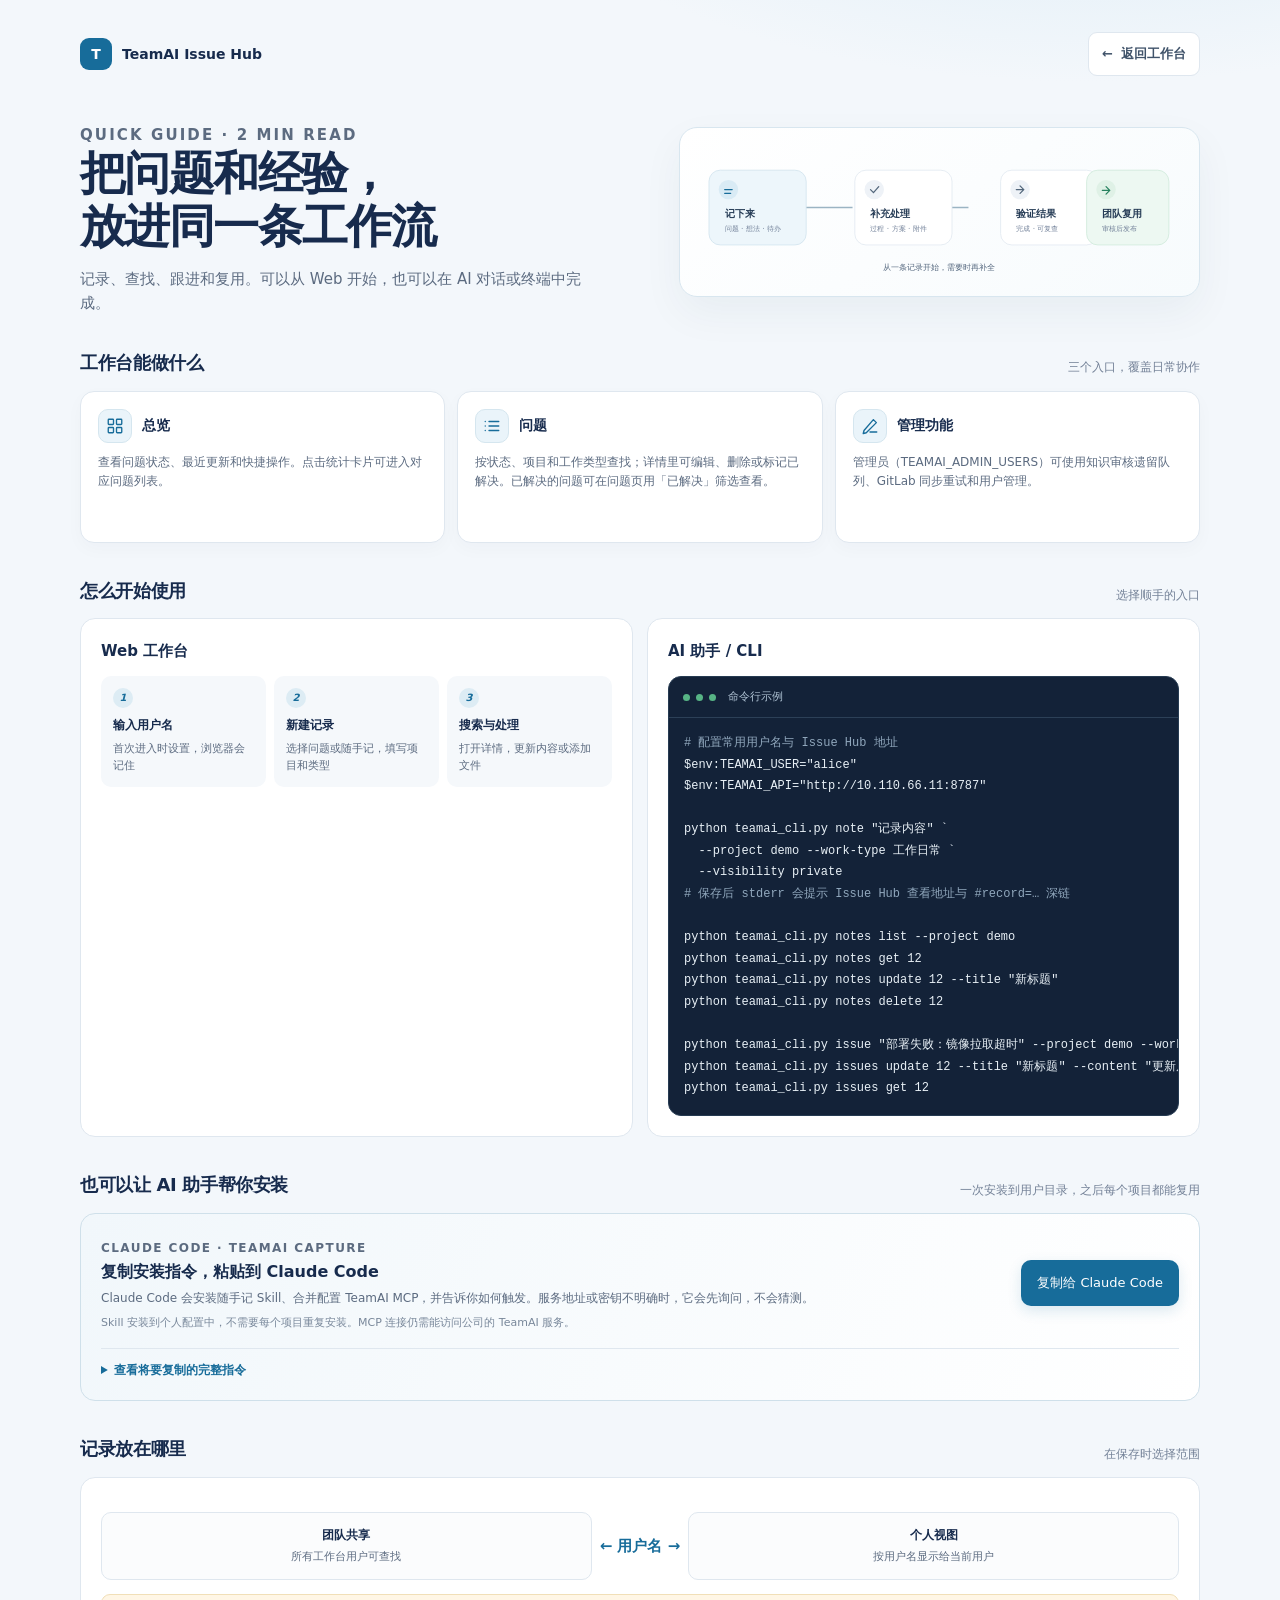
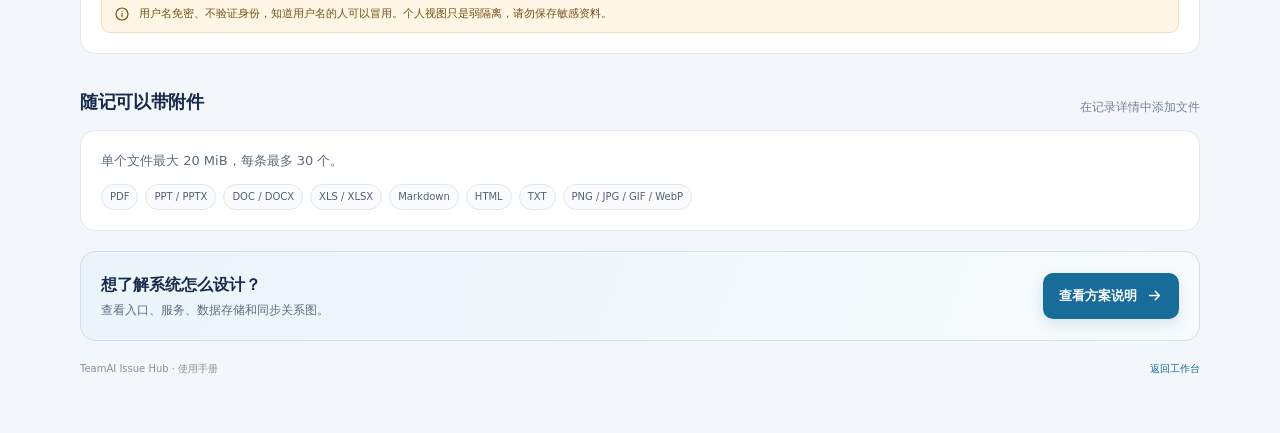
<file: web/manual.html>
<!doctype html>
<html lang="zh-CN">
<head>
  <meta charset="utf-8">
  <meta name="viewport" content="width=device-width,initial-scale=1">
  <meta name="theme-color" content="#f3f7fb">
  <title>使用手册 · TeamAI Issue Hub</title>
  <style>
    :root{--ink:#172b4d;--muted:#5c6b80;--line:#dfe7ef;--paper:#fff;--canvas:#f3f7fb;--blue:#176c9a;--blue-soft:#eaf4fa;--mint:#eaf7f1;--amber:#fff6e5;--shadow:0 16px 42px #15344e0d}
    *{box-sizing:border-box}body{margin:0;background:radial-gradient(850px 360px at 85% -8%,#dcecf6 0,transparent 68%),var(--canvas);color:var(--ink);font:15px/1.6 "Noto Sans SC",system-ui,-apple-system,"Segoe UI",sans-serif}.page{width:min(1120px,100% - 40px);margin:auto;padding:32px 0 56px}.top{display:flex;align-items:center;justify-content:space-between;gap:16px;margin-bottom:34px}.brand{display:flex;align-items:center;gap:10px;color:var(--ink);text-decoration:none;font-size:14px;font-weight:700}.brand-mark{width:32px;height:32px;display:grid;place-items:center;border-radius:9px;background:var(--blue);color:white;font-weight:800}.back{display:inline-flex;align-items:center;gap:8px;min-height:44px;padding:8px 13px;border:1px solid var(--line);border-radius:9px;background:#fff;color:#40536a;text-decoration:none;font-size:13px;font-weight:650}.back:hover,.cta:hover{transform:translateY(-1px)}.hero{display:grid;grid-template-columns:1.05fr .95fr;gap:24px;align-items:center;margin-bottom:22px}.eyebrow{margin:0 0 8px;color:var(--blue);font-size:10px;font-weight:800;letter-spacing:.14em}.hero h1{margin:0;font-size:clamp(30px,5vw,46px);line-height:1.16;letter-spacing:-.035em}.hero p{max-width:520px;margin:13px 0 0;color:var(--muted);font-size:15px}.hero-art{padding:16px 20px 10px;border:1px solid #d8e6ef;border-radius:18px;background:linear-gradient(145deg,#fff,#f7fbfd);box-shadow:var(--shadow)}.flow{width:100%;height:auto;display:block}.flow text,.mini-map text{font-family:inherit}.flow-title{font-size:14px;font-weight:750;fill:#263c56}.flow-label{font-size:11px;fill:#53667d}.flow-sub{font-size:10px;fill:#728199}.section-heading{display:flex;align-items:end;justify-content:space-between;gap:14px;margin:34px 0 13px}.section-heading h2{margin:0;font-size:18px;letter-spacing:-.02em}.section-heading p{margin:0;color:#738197;font-size:12px}.feature-grid{display:grid;grid-template-columns:repeat(3,1fr);gap:12px}.feature{min-height:152px;padding:17px;border:1px solid var(--line);border-radius:14px;background:var(--paper);box-shadow:0 6px 18px #15344e07}.feature-top{display:flex;align-items:center;gap:10px;margin-bottom:10px}.icon{width:34px;height:34px;display:grid;place-items:center;flex:none;border:1px solid #d5e6ef;border-radius:10px;background:var(--blue-soft);color:var(--blue)}.icon svg{width:18px;height:18px}.feature h3{margin:0;font-size:14px}.feature p{margin:0;color:var(--muted);font-size:12px;line-height:1.65}.feature b{color:#304760}.use-row{display:grid;grid-template-columns:minmax(0,1fr) minmax(0,1fr);gap:14px}.use-card{min-width:0;padding:20px;border:1px solid var(--line);border-radius:15px;background:#fff}.use-card h3{margin:0 0 13px;font-size:15px}.steps{display:grid;grid-template-columns:repeat(3,minmax(0,1fr));gap:8px}.step{position:relative;min-height:72px;padding:12px;border-radius:10px;background:#f5f8fb}.step strong{display:block;font-size:12px}.step span{display:block;margin-top:4px;color:var(--muted);font-size:11px}.number{display:grid;place-items:center;width:20px;height:20px;margin-bottom:8px;border-radius:50%;background:#ddecf4;color:var(--blue);font-size:10px;font-weight:800}.visibility{display:grid;grid-template-columns:1fr auto 1fr;align-items:center;gap:8px;margin:14px 0}.scope{padding:13px;border:1px solid var(--line);border-radius:10px;background:#fbfcfd;text-align:center}.scope strong,.scope span{display:block}.scope strong{font-size:12px}.scope span{margin-top:3px;color:var(--muted);font-size:11px}.arrow{color:var(--blue);font-weight:800}.notice{display:flex;gap:9px;align-items:flex-start;margin-top:12px;padding:10px 12px;border:1px solid #f1dfb7;border-radius:9px;background:var(--amber);color:#755317;font-size:11px}.notice svg{width:16px;height:16px;flex:none;margin-top:1px}.cli{overflow:hidden;border:1px solid #263b52;border-radius:13px;background:#132238;color:#e8f0f6}.cli-head{display:flex;align-items:center;gap:6px;padding:11px 14px;border-bottom:1px solid #2c4057;color:#afc2d3;font-size:11px}.cli-head i{width:7px;height:7px;border-radius:50%;background:#57b485}.cli pre{margin:0;padding:15px;overflow-x:auto;font:12px/1.8 ui-monospace,Consolas,monospace}.cli code{font:inherit}.cli .comment{color:#90a7bc}.file-types{display:flex;flex-wrap:wrap;gap:7px;margin-top:12px}.file-types span{padding:4px 8px;border:1px solid #dfe8ef;border-radius:999px;background:#f9fbfc;color:#516278;font-size:10px}.bottom{display:flex;align-items:center;justify-content:space-between;gap:18px;margin-top:20px;padding:20px;border:1px solid #cfe0ea;border-radius:15px;background:linear-gradient(110deg,#eaf4fa,#f8fbfd)}.bottom h2{margin:0;font-size:16px}.bottom p{margin:3px 0 0;color:var(--muted);font-size:12px}.cta{display:inline-flex;align-items:center;justify-content:center;gap:9px;min-height:46px;padding:10px 16px;border:0;border-radius:10px;background:var(--blue);color:#fff;text-decoration:none;font-size:13px;font-weight:750;box-shadow:0 5px 14px #176c9a26;transition:transform .16s}.cta svg{width:17px;height:17px}.foot{display:flex;justify-content:space-between;gap:10px;margin-top:20px;color:#8591a1;font-size:10px}.foot a{color:var(--blue);text-decoration:none}
    @media(max-width:760px){.page{width:min(100% - 28px,560px);padding-top:18px}.top{margin-bottom:22px}.hero{grid-template-columns:1fr;gap:16px}.hero h1{font-size:34px}.hero-art{padding:8px}.feature-grid{grid-template-columns:1fr 1fr}.feature{min-height:138px;padding:14px}.use-row{grid-template-columns:minmax(0,1fr)}.section-heading{align-items:flex-start;flex-direction:column;gap:3px;margin-top:26px}.bottom{align-items:flex-start;flex-direction:column}.cta{width:100%}}
    @media(max-width:460px){.feature-grid{grid-template-columns:1fr}.feature{min-height:unset}.steps{grid-template-columns:minmax(0,1fr)}.step{min-height:unset}.visibility{grid-template-columns:1fr}.arrow{justify-self:center;transform:none}.foot{flex-direction:column}.back{font-size:12px;padding:7px 9px}}
    @media(prefers-reduced-motion:reduce){*,*::before,*::after{transition-duration:.01ms!important;scroll-behavior:auto!important}}
  </style>
  <style>
    .agent-card{display:grid;grid-template-columns:minmax(0,1fr) auto;align-items:center;gap:16px;padding:20px;border:1px solid #cfe0ea;border-radius:15px;background:linear-gradient(115deg,#f1f7fb,#fff)}
    .agent-kicker{margin:0 0 6px;color:#176c9a;font-size:10px;font-weight:800;letter-spacing:.12em;text-transform:uppercase}
    .agent-card h3{margin:0;font-size:16px}.agent-card p{margin:5px 0 0;color:var(--muted);font-size:12px;line-height:1.65}
    .agent-actions{display:flex;align-items:center;gap:10px}.agent-actions .cta{white-space:nowrap;cursor:pointer;font:inherit;font-size:13px}
    .agent-details{grid-column:1/-1;padding-top:12px;border-top:1px solid var(--line)}.agent-details summary{color:var(--blue);cursor:pointer;font-size:12px;font-weight:700}
    .agent-prompt{box-sizing:border-box;width:100%;min-height:270px;margin-top:10px;padding:12px;border:1px solid #263b52;border-radius:10px;background:#132238;color:#e8f0f6;font:12px/1.7 ui-monospace,Consolas,monospace;resize:vertical}
    .agent-hint{color:#78879a!important;font-size:11px!important}
    @media(max-width:760px){.agent-card{grid-template-columns:1fr}.agent-actions{align-items:stretch;flex-direction:column}.agent-actions .cta{width:100%}.agent-details{grid-column:auto}}
  </style>
</head>
<body>
<main class="page">
  <header class="top">
    <a class="brand" href="/"><span class="brand-mark">T</span><span>TeamAI Issue Hub</span></a>
    <a class="back" href="/" aria-label="返回工作台"><span aria-hidden="true">←</span> 返回工作台</a>
  </header>
  <section class="hero" aria-labelledby="title">
    <div><p class="eyebrow">QUICK GUIDE · 2 MIN READ</p><h1 id="title">把问题和经验，<br>放进同一条工作流</h1><p>记录、查找、跟进和复用。可以从 Web 开始，也可以在 AI 对话或终端中完成。</p></div>
    <div class="hero-art">
      <svg class="flow" viewBox="0 0 640 190" role="img" aria-labelledby="flow-title flow-desc">
        <title id="flow-title">从记录到复用的工作流</title><desc id="flow-desc">记录问题或随手记，补充方案和验证，再将可复用经验沉淀到团队知识。</desc>
        <defs><marker id="arrow" markerWidth="8" markerHeight="8" refX="6" refY="4" orient="auto"><path d="M0 0 8 4 0 8z" fill="#8aa9bb"/></marker></defs>
        <path d="M141 85H204M296 85H359M451 85H514" fill="none" stroke="#9bb4c3" stroke-width="2" marker-end="url(#arrow)"/>
        <g><rect x="12" y="35" width="130" height="100" rx="15" fill="#edf6fb" stroke="#cfe2ed"/><circle cx="38" cy="61" r="13" fill="#d9ebf5"/><path d="M33 61h10m-10 5h8" stroke="#176c9a" stroke-width="1.7" stroke-linecap="round"/><text x="33" y="97" class="flow-title">记下来</text><text x="33" y="117" class="flow-sub">问题 · 想法 · 待办</text></g>
        <g><rect x="207" y="35" width="130" height="100" rx="15" fill="#fff" stroke="#dfe7ef"/><circle cx="233" cy="61" r="13" fill="#eef2f7"/><path d="m228 61 4 4 7-8" fill="none" stroke="#52667b" stroke-width="1.7" stroke-linecap="round"/><text x="228" y="97" class="flow-title">补充处理</text><text x="228" y="117" class="flow-sub">过程 · 方案 · 附件</text></g>
        <g><rect x="402" y="35" width="130" height="100" rx="15" fill="#fff" stroke="#dfe7ef"/><circle cx="428" cy="61" r="13" fill="#eef2f7"/><path d="M423 61h10m-5-5 5 5-5 5" fill="none" stroke="#52667b" stroke-width="1.7" stroke-linecap="round" stroke-linejoin="round"/><text x="423" y="97" class="flow-title">验证结果</text><text x="423" y="117" class="flow-sub">完成 · 可复查</text></g>
        <g><rect x="517" y="35" width="110" height="100" rx="15" fill="#edf8f2" stroke="#cde8d8"/><circle cx="543" cy="61" r="13" fill="#dff1e6"/><path d="M538 62h10m-5-5 5 5-5 5" fill="none" stroke="#25815e" stroke-width="1.7" stroke-linecap="round" stroke-linejoin="round"/><text x="538" y="97" class="flow-title">团队复用</text><text x="538" y="117" class="flow-sub">审核后发布</text></g>
        <text x="320" y="169" text-anchor="middle" class="flow-label">从一条记录开始，需要时再补全</text>
      </svg>
    </div>
  </section>

  <section aria-labelledby="features-title">
    <div class="section-heading"><h2 id="features-title">工作台能做什么</h2><p>三个入口，覆盖日常协作</p></div>
    <div class="feature-grid">
      <article class="feature"><div class="feature-top"><span class="icon"><svg viewBox="0 0 24 24" fill="none" stroke="currentColor" stroke-width="1.8" stroke-linecap="round"><rect x="3" y="3" width="7" height="7" rx="1"/><rect x="14" y="3" width="7" height="7" rx="1"/><rect x="3" y="14" width="7" height="7" rx="1"/><rect x="14" y="14" width="7" height="7" rx="1"/></svg></span><h3>总览</h3></div><p>查看问题状态、最近更新和快捷操作。点击统计卡片可进入对应问题列表。</p></article>
      <article class="feature"><div class="feature-top"><span class="icon"><svg viewBox="0 0 24 24" fill="none" stroke="currentColor" stroke-width="1.8" stroke-linecap="round"><path d="M8 6h13M8 12h13M8 18h13M3 6h.01M3 12h.01M3 18h.01"/></svg></span><h3>问题</h3></div><p>按状态、项目和工作类型查找；详情里可编辑、删除或标记已解决。已解决的问题可在问题页用「已解决」筛选查看。</p></article>
      <article class="feature"><div class="feature-top"><span class="icon"><svg viewBox="0 0 24 24" fill="none" stroke="currentColor" stroke-width="1.8" stroke-linecap="round" stroke-linejoin="round"><path d="M12 20h9"/><path d="m16.5 3.5 4 4L7 21l-4 1 1-4Z"/></svg></span><h3>管理功能</h3></div><p>管理员（TEAMAI_ADMIN_USERS）可使用知识审核遗留队列、GitLab 同步重试和用户管理。</p></article>
    </div>
  </section>

  <section aria-labelledby="start-title">
    <div class="section-heading"><h2 id="start-title">怎么开始使用</h2><p>选择顺手的入口</p></div>
    <div class="use-row">
      <article class="use-card"><h3>Web 工作台</h3><div class="steps"><div class="step"><i class="number">1</i><strong>输入用户名</strong><span>首次进入时设置，浏览器会记住</span></div><div class="step"><i class="number">2</i><strong>新建记录</strong><span>选择问题或随手记，填写项目和类型</span></div><div class="step"><i class="number">3</i><strong>搜索与处理</strong><span>打开详情，更新内容或添加文件</span></div></div></article>
      <article class="use-card"><h3>AI 助手 / CLI</h3><div class="cli"><div class="cli-head"><i></i><i></i><i></i><span style="margin-left:6px">命令行示例</span></div><pre><code><span class="comment"># 配置常用用户名与 Issue Hub 地址</span>
$env:TEAMAI_USER="alice"
$env:TEAMAI_API="http://10.110.66.11:8787"

python teamai_cli.py note "记录内容" `
  --project demo --work-type 工作日常 `
  --visibility private
<span class="comment"># 保存后 stderr 会提示 Issue Hub 查看地址与 #record=… 深链</span>

python teamai_cli.py notes list --project demo
python teamai_cli.py notes get 12
python teamai_cli.py notes update 12 --title "新标题"
python teamai_cli.py notes delete 12

python teamai_cli.py issue "部署失败：镜像拉取超时" --project demo --work-type 模型部署
python teamai_cli.py issues update 12 --title "新标题" --content "更新后的正文"
python teamai_cli.py issues get 12</code></pre></div></article>
    </div>
  </section>

  <section aria-labelledby="agent-title">
    <div class="section-heading"><h2 id="agent-title">也可以让 AI 助手帮你安装</h2><p>一次安装到用户目录，之后每个项目都能复用</p></div>
    <article class="agent-card">
      <div><p class="agent-kicker">Claude Code · TeamAI Capture</p><h3>复制安装指令，粘贴到 Claude Code</h3><p>Claude Code 会安装随手记 Skill、合并配置 TeamAI MCP，并告诉你如何触发。服务地址或密钥不明确时，它会先询问，不会猜测。</p><p class="agent-hint">Skill 安装到个人配置中，不需要每个项目重复安装。MCP 连接仍需能访问公司的 TeamAI 服务。</p></div>
      <div class="agent-actions"><button id="copy-agent-prompt" class="cta" type="button">复制给 Claude Code</button></div>
      <details class="agent-details"><summary>查看将要复制的完整指令</summary>
        <textarea id="agent-prompt" class="agent-prompt" readonly aria-label="给 Claude Code 的 TeamAI Skill 安装指令">请帮我安装并配置 TeamAI Issue Hub 的 teamai-capture Skill，完成后告诉我怎么使用。

请按下面步骤操作：
1. 检查当前机器的 Claude Code 用户级 Skills 和 MCP 配置，保留已有配置，不要覆盖其他 MCP 服务或项目文件。
2. 从官方仓库 https://github.com/aishawn/issuehub 获取 skills/teamai-capture/SKILL.md，安装到 Claude Code 的用户级 Skill 目录（~/.claude/skills/teamai-capture/SKILL.md）。如果已安装，先比较版本，再更新这一项；不要把安装内容写进当前项目。
3. 配置 TeamAI MCP。仓库中的 MCP 客户端需要 mcp_server.py 和 teamai_transport.py；优先使用已有本地仓库，否则将仓库放到用户级工具目录，不要放入当前项目。使用 Claude Code 支持的用户级 MCP 配置方式，并合并现有配置。
4. 询问我 TeamAI 服务的 HTTPS/API 地址；如果服务需要 TEAMAI_API_KEY，再询问并安全配置。不要默认使用 127.0.0.1:8787，除非我确认 TeamAI 服务运行在这台电脑上。不要把密钥写入项目文件、提交到 Git 或在回复中回显。
5. 确认 Skill 和 MCP 配置路径、说明是否需要重启 Claude Code；如果缺少服务地址或密钥，完成可做的 Skill 安装后明确列出待补信息，不要声称连接已验证。
6. 告诉我使用方式：可以说“帮我记一下这次部署过程”“搜索之前关于部署的记录”“查看/修改/删除我的随记”，也可以显式调用 teamai-capture Skill。记录随记时按 Skill 询问用户名、项目、工作类型和共享/个人视图；个人视图按用户名弱隔离，不是安全的私人存储。</textarea>
      </details>
    </article>
  </section>

  <section aria-labelledby="visibility-title">
    <div class="section-heading"><h2 id="visibility-title">记录放在哪里</h2><p>在保存时选择范围</p></div>
    <article class="use-card">
      <div class="visibility" aria-label="随手记可见范围说明"><div class="scope"><strong>团队共享</strong><span>所有工作台用户可查找</span></div><span class="arrow" aria-hidden="true">← 用户名 →</span><div class="scope"><strong>个人视图</strong><span>按用户名显示给当前用户</span></div></div>
      <div class="notice"><svg viewBox="0 0 24 24" fill="none" stroke="currentColor" stroke-width="1.8"><circle cx="12" cy="12" r="9"/><path d="M12 11v5m0-8h.01" stroke-linecap="round"/></svg><span>用户名免密、不验证身份，知道用户名的人可以冒用。个人视图只是弱隔离，请勿保存敏感资料。</span></div>
    </article>
  </section>

  <section aria-labelledby="files-title">
    <div class="section-heading"><h2 id="files-title">随记可以带附件</h2><p>在记录详情中添加文件</p></div>
    <article class="use-card"><p style="margin:0;color:var(--muted);font-size:13px">单个文件最大 20 MiB，每条最多 30 个。</p><div class="file-types" aria-label="支持的附件格式"><span>PDF</span><span>PPT / PPTX</span><span>DOC / DOCX</span><span>XLS / XLSX</span><span>Markdown</span><span>HTML</span><span>TXT</span><span>PNG / JPG / GIF / WebP</span></div></article>
  </section>

  <section class="bottom" aria-label="方案说明入口"><div><h2>想了解系统怎么设计？</h2><p>查看入口、服务、数据存储和同步关系图。</p></div><a class="cta" href="/architecture">查看方案说明 <svg viewBox="0 0 24 24" fill="none" stroke="currentColor" stroke-width="1.9" stroke-linecap="round" stroke-linejoin="round" aria-hidden="true"><path d="M5 12h14m-6-6 6 6-6 6"/></svg></a></section>
  <footer class="foot"><span>TeamAI Issue Hub · 使用手册</span><a href="/">返回工作台</a></footer>
</main>
<script>
  const copyButton = document.querySelector('#copy-agent-prompt');
  const agentPrompt = document.querySelector('#agent-prompt');
  copyButton.addEventListener('click', async () => {
    try {
      await navigator.clipboard.writeText(agentPrompt.value);
    } catch {
      agentPrompt.focus();
      agentPrompt.select();
      document.execCommand('copy');
    }
    const previous = copyButton.textContent;
    copyButton.textContent = '已复制，粘贴给 Claude Code';
    window.setTimeout(() => { copyButton.textContent = previous; }, 2600);
  });
</script>
</body>
</html>
</file>
<file: web/styles.css>
:root{--ink:#1a2332;--muted:#4b5568;--line:#e2e8f0;--paper:#ffffff;--surface:#f4f7fa;--surface-elevated:#eef3f7;--primary:#0B6E99;--primary-dark:#0A5A7A;--accent-soft:#e6f3f8;--success:#187247;--warning:#8a5a00;--radius:10px;--radius-lg:14px;--shadow:0 10px 28px rgba(15,35,55,.06);--shadow-lg:0 18px 48px rgba(15,35,55,.12);--font-sans:"Plus Jakarta Sans","Noto Sans SC",ui-sans-serif,system-ui,-apple-system,"Segoe UI",sans-serif}*{box-sizing:border-box}body{margin:0;background:var(--surface);color:var(--ink);font-family:var(--font-sans);line-height:1.55}.topbar{height:68px;padding:0 5vw;border-bottom:1px solid var(--line);background:rgba(255,255,255,.94);display:flex;align-items:center;justify-content:space-between}.brand{display:flex;align-items:center;gap:10px;font-size:15px}.brand b{font-weight:700}.brand-mark{display:grid;place-items:center;width:30px;height:30px;border-radius:8px;background:var(--primary);color:#fff;font-weight:800}.topbar-meta{font-size:12px;color:var(--muted);display:flex;align-items:center;gap:7px}.status-dot{width:7px;height:7px;border-radius:50%;background:#3ba86f}.shell{max-width:1240px;margin:0 auto;padding:58px 32px 80px}.intro{display:flex;justify-content:space-between;align-items:flex-end;gap:32px;margin-bottom:34px}.eyebrow{font-size:11px;letter-spacing:.14em;font-weight:800;color:var(--primary);margin:0 0 7px}.intro h1{font-size:clamp(28px,4vw,46px);line-height:1.1;letter-spacing:-.02em;margin:0 0 12px}.lede{color:var(--muted);margin:0;max-width:620px}.shortcut{color:var(--muted);font-size:12px;white-space:nowrap}.shortcut kbd{border:1px solid var(--line);background:#fff;border-radius:5px;padding:3px 7px;margin-left:4px;font-size:11px;color:var(--ink)}.overview{background:#ffffff;border:1px solid var(--line);border-radius:12px;padding:20px 24px;margin-bottom:22px}.overview-title{display:flex;align-items:baseline;gap:12px;margin-bottom:16px}.overview-title .eyebrow{margin:0}.overview-title h2{font-size:19px;margin:0}.overview-title span{font-size:11px;color:var(--muted)}.metrics{display:grid;grid-template-columns:repeat(6,1fr);gap:10px}.metric{border:1px solid transparent;background:#f7f7f8;border-radius:8px;text-align:left;padding:12px 14px;color:var(--muted);cursor:pointer;min-height:69px}.metric.active,.metric:hover{border-color:#93c5fd;background:#eff6ff}.metric span{font-size:12px;display:block}.metric strong{display:block;color:var(--ink);font-size:25px;line-height:1.25}.metric.plain{cursor:default}.workspace{display:grid;grid-template-columns:minmax(0,1.35fr) minmax(320px,.85fr);gap:22px}.panel{background:var(--paper);border:1px solid var(--line);border-radius:12px;box-shadow:var(--shadow)}.capture-panel{padding:27px 30px}.panel-head{display:flex;align-items:flex-start;justify-content:space-between;gap:16px;margin-bottom:26px}.panel-head h2{font-size:21px;margin:0}.segmented{display:flex;background:#f4f4f5;border-radius:8px;padding:3px;gap:2px}.segmented button{border:0;background:transparent;color:var(--muted);padding:8px 12px;min-height:44px;border-radius:6px;font-weight:600;cursor:pointer}.segmented button.active{background:#fff;color:var(--primary-dark);box-shadow:0 1px 4px rgba(0,0,0,.08)}label{font-size:13px;font-weight:700;display:block;margin:18px 0 7px}label span{font-size:11px;font-weight:500;color:var(--muted);margin-left:6px}input,textarea,select{width:100%;border:1px solid var(--line);background:#fff;border-radius:8px;padding:12px 13px;font:inherit;color:var(--ink);outline:none;transition:border .18s,box-shadow .18s}textarea{resize:vertical;min-height:150px}input:focus,textarea:focus,select:focus{border-color:#60a5fa;box-shadow:0 0 0 3px rgba(37,99,235,.14)}.two-col{display:grid;grid-template-columns:1fr 1fr;gap:16px}.form-foot{display:flex;align-items:center;justify-content:space-between;gap:16px;margin-top:22px}.form-message{font-size:12px;color:var(--muted);margin:0}.primary{border:0;border-radius:8px;background:var(--primary);color:#fff;font-weight:700;padding:12px 17px;cursor:pointer;min-height:44px;transition:transform .18s,background .18s}.primary:hover{background:var(--primary-dark);transform:translateY(-1px)}.primary:disabled{opacity:.55;cursor:wait;transform:none}.side-panel{display:flex;flex-direction:column;gap:22px}.search-panel{padding:24px}.count{font-size:12px;color:var(--muted);padding-top:5px}.search-box{display:flex;align-items:center;gap:8px;border:1px solid var(--line);background:#fff;border-radius:8px;padding:0 11px}.search-box span{font-size:21px;color:var(--muted)}.search-box input{border:0;padding-left:0;box-shadow:none}.filters{display:grid;grid-template-columns:1fr 1fr;gap:8px;margin-top:10px}.filters select{font-size:12px;padding:9px 10px;min-height:44px}.results{margin-top:18px;display:grid;gap:10px;max-height:440px;overflow:auto}.empty{padding:33px 15px;text-align:center;color:var(--muted);font-size:14px;border:1px dashed var(--line);border-radius:8px}.empty span{font-size:12px}.record{padding:13px;border:1px solid var(--line);border-radius:8px;background:#fff;cursor:pointer;transition:border .18s,transform .18s}.record:hover{border-color:#93c5fd;transform:translateY(-1px)}.record-title{font-weight:700;font-size:14px;margin-bottom:4px}.record-meta{font-size:11px;color:var(--muted);display:flex;gap:9px;align-items:center}.badge{padding:2px 6px;border-radius:4px;background:var(--accent-soft);color:var(--primary-dark);font-weight:700}.tips{padding:22px 24px;background:#f7f7f8;box-shadow:none}.tips h3{font-size:16px;margin:0 0 11px}.tips ul{padding:0;margin:0;list-style:none;color:var(--muted);font-size:13px}.tips li{padding:5px 0;border-top:1px solid rgba(24,24,27,.08)}.tips b{color:var(--ink)}.detail{margin-top:22px;padding:25px 28px}.detail.hidden{display:none}.detail-head{display:flex;justify-content:space-between;gap:16px}.detail-head h2{margin:0 0 7px;font-size:22px}.ghost{border:0;background:transparent;font-size:27px;color:var(--muted);cursor:pointer;width:44px;min-width:44px;height:44px;display:grid;place-items:center;flex:none}.detail pre{white-space:pre-wrap;font:inherit;line-height:1.7;background:#f7f7f8;border:1px solid var(--line);border-radius:8px;padding:18px;max-height:380px;overflow:auto}.detail-actions{border-top:1px solid var(--line);padding-top:18px;margin-top:18px}.detail-actions textarea{min-height:80px;margin-bottom:10px}.detail-actions>div{display:flex;justify-content:flex-end;gap:8px}.secondary{border:1px solid var(--line);background:#fff;border-radius:8px;padding:10px 14px;font-weight:700;color:var(--primary-dark);cursor:pointer;min-height:44px}.secondary:hover{border-color:#93c5fd}@media(max-width:850px){.shell{padding:38px 18px 60px}.intro{display:block}.shortcut{margin-top:18px}.workspace{grid-template-columns:1fr}.side-panel{order:2}}@media(max-width:520px){.metrics{grid-template-columns:repeat(2,1fr)}.metric.plain{grid-column:span 2}.overview{padding:17px}.filters{grid-template-columns:1fr}.detail{padding:20px}.detail-actions>div{flex-direction:column}.secondary,.detail-actions .primary{width:100%}.capture-panel{padding:21px 18px}.panel-head{display:block}.segmented{margin-top:16px;width:max-content}.two-col{grid-template-columns:1fr}.form-foot{align-items:flex-end;flex-direction:column}.form-message{width:100%}.primary{width:100%}.topbar{padding:0 18px}}

/* Interaction and accessibility refinements */
.visually-hidden{position:absolute;width:1px;height:1px;padding:0;margin:-1px;overflow:hidden;clip:rect(0,0,0,0);white-space:nowrap;border:0}.topbar-meta.warning,.form-message.error,.sync-error,.empty.error{color:#a3372b}.status-dot{flex:none}.metric:focus-visible,.segmented button:focus-visible,.record:focus-visible,.primary:focus-visible,.secondary:focus-visible,.ghost:focus-visible{outline:3px solid #2563eb;outline-offset:2px}.record{display:block;width:100%;text-align:left;font:inherit;color:inherit;touch-action:manipulation}.record-title{display:block}.record-meta{flex-wrap:wrap}.record-meta a{color:var(--primary-dark);font-weight:600}.load-more{display:block;width:100%;margin-top:10px}.load-more[hidden]{display:none}.detail-actions button[hidden]{display:none}.detail pre{overflow-wrap:anywhere}.primary:disabled,.secondary:disabled{opacity:.55;cursor:wait}.form-message{min-height:1.5em}.sync-error{font-weight:700}@media(prefers-reduced-motion:reduce){*,*::before,*::after{scroll-behavior:auto!important;animation-duration:.01ms!important;animation-iteration-count:1!important;transition-duration:.01ms!important}}@media(max-width:520px){.record{min-height:60px}.search-panel,.tips{padding:19px}.detail-head{align-items:flex-start}.detail-meta{gap:8px}.topbar-meta{max-width:55%;text-align:right}}
.library-actions{display:flex;align-items:center;gap:10px}.sync-retry{padding:7px 10px;min-height:44px;font-size:12px;white-space:nowrap}.sync-retry[hidden]{display:none}@media(max-width:520px){.library-actions{margin-top:8px;justify-content:space-between}}

.detail h2:focus-visible{outline:3px solid #2563eb;outline-offset:3px;border-radius:2px}
.danger{border:1px solid #f0caca;background:#fff;color:#a3372b;border-radius:var(--radius);padding:10px 14px;min-height:44px;font:inherit;font-weight:700;cursor:pointer}.danger:hover{border-color:#d88f8f;background:#fff7f7}.danger:focus-visible{outline:3px solid #b42318;outline-offset:2px}.detail-head-actions .danger[hidden]{display:none}.danger-text{color:#a3372b}.admin-gate.hidden,.admin-only.hidden{display:none!important}.overview-admin-strip{margin:12px 0 4px}.sync-panel-inline,.sync-manage-panel{display:flex;align-items:center;justify-content:space-between;gap:16px;padding:16px 18px}.sync-status-text{margin:4px 0 0;color:var(--muted);font-size:14px}

/* TeamAI management workspace */
.admin-app{background:#f7f8fa;min-height:100vh}.app-sidebar{position:fixed;inset:0 auto 0 0;width:244px;padding:22px 15px 16px;background:#fff;border-right:1px solid #e8eaee;display:flex;flex-direction:column;z-index:5}.app-sidebar .brand{padding:0 9px 20px;text-decoration:none;color:var(--ink)}.new-record{width:100%;text-align:left;margin-bottom:24px;box-shadow:0 3px 8px #2563eb26}.nav-caption{margin:0 10px 8px;color:#838996;font-size:11px;font-weight:700;letter-spacing:.08em}.main-nav{display:grid;gap:4px}.nav-item{display:flex;align-items:center;gap:12px;border:0;border-radius:8px;background:transparent;color:#525866;text-align:left;padding:10px 11px;min-height:44px;font:inherit;font-size:13px;cursor:pointer}.nav-item:hover,.nav-item.active{background:#eef4ff;color:#1d4ed8}.nav-item.active{font-weight:700}.nav-icon{width:19px;text-align:center;color:#667085;font-size:17px}.nav-item.active .nav-icon{color:#2563eb}.nav-count{margin-left:auto;font-size:11px;color:#727887;font-variant-numeric:tabular-nums}.nav-count.attention:not(:empty){padding:1px 7px;border-radius:20px;background:#fff2dc;color:#985b00}.sidebar-bottom{margin-top:auto;display:flex;align-items:center;gap:8px;padding:12px 9px;border-top:1px solid var(--line);font-size:11px;color:var(--muted)}.app-main{max-width:1500px;margin-left:244px;padding:0 36px 60px}.page-topbar{min-height:91px;display:flex;justify-content:space-between;align-items:center;gap:20px;border-bottom:1px solid #e8eaee;margin-bottom:22px}.page-topbar h1{font-size:22px;line-height:1.2;margin:4px 0 0}.page-topbar .eyebrow{font-size:9px;margin:0}.top-actions{display:flex;align-items:center;gap:12px}.global-search{display:flex;align-items:center;gap:8px;width:min(360px,32vw);margin:0;padding:0 11px;border:1px solid var(--line);border-radius:8px;background:#fff;color:#697386}.global-search input{border:0;box-shadow:none;padding:9px 0}.page-view{animation:appear .18s ease-out}.page-view.hidden{display:none}@keyframes appear{from{opacity:.65;transform:translateY(3px)}to{opacity:1;transform:none}}.welcome-row{display:flex;align-items:center;justify-content:space-between;gap:20px;margin:8px 0 20px}.welcome-row h2{font-size:20px;margin:0 0 4px}.welcome-row p:not(.eyebrow){font-size:13px;color:var(--muted);margin:0}.welcome-row .eyebrow{margin-bottom:5px}.muted{color:var(--muted);font-size:12px}.metrics{gap:12px;margin-bottom:22px}.metric{background:#fff;border-color:#e6e9ee;padding:13px 16px}.metric.active,.metric:hover{border-color:#93b4fb;background:#f5f8ff}.overview-grid{display:grid;grid-template-columns:minmax(0,1.8fr) minmax(260px,.8fr);gap:18px}.overview-list,.workflow-card{overflow:hidden}.section-head{display:flex;align-items:center;justify-content:space-between;gap:16px;padding:20px 22px}.section-head h2,.section-head h3{font-size:16px;margin:0}.section-head .eyebrow{margin:0 0 4px;font-size:9px}.text-button{border:0;background:none;color:#2563eb;font:inherit;font-size:12px;font-weight:700;cursor:pointer;min-height:40px}.table-scroll{width:100%;overflow-x:auto}.issue-table{width:100%;border-collapse:collapse;text-align:left;font-size:12px}.issue-table th{font-size:10px;color:#737b89;font-weight:600;background:#fafbfc}.issue-table th,.issue-table td{padding:12px 13px;border-top:1px solid #edf0f3;white-space:nowrap}.issue-table td:first-child{white-space:normal;min-width:220px}.issue-table td b{display:block;font-size:12px;color:#263142}.issue-table td small{display:block;color:#858b97;margin-top:3px}.issue-row{cursor:pointer}.issue-row:hover{background:#f7f9fc}.status-chip{display:inline-flex;align-items:center;border-radius:20px;padding:3px 8px;background:#f0f2f5;color:#596273;font-size:10px}.status-triage{background:#fff3dc;color:#8a5a00}.status-in-progress{background:#eaf2ff;color:#2159b8}.status-resolved{background:#e9f7ef;color:#187247}.workflow-card{padding:20px}.workflow-card h2{font-size:16px;margin:0 0 20px}.workflow-step{display:flex;gap:11px;align-items:flex-start;margin:15px 0}.workflow-step>span{width:22px;height:22px;display:grid;place-items:center;flex:none;border-radius:50%;background:#eef4ff;color:#2563eb;font-size:11px;font-weight:700}.workflow-step b,.workflow-step small{display:block}.workflow-step b{font-size:12px}.workflow-step small{font-size:11px;color:#737b89;margin-top:2px;line-height:1.45}.full-width{width:100%;margin-top:10px}.toast{margin:-10px 0 14px;min-height:1.2em;font-size:11px}.toast:empty{display:none}.filters-bar{display:flex;align-items:center;gap:8px;flex-wrap:wrap;margin:0 0 12px}.filters-bar label{margin:0}.filters-bar select{width:auto;min-width:118px;min-height:40px;padding:8px 10px;font-size:12px}.filters-bar .secondary{min-height:40px;padding:8px 12px;font-size:11px}.count{margin-left:auto}.view-switch{display:flex;padding:3px;border:1px solid var(--line);border-radius:8px;background:#fff}.view-switch button{min-height:34px;border:0;background:none;padding:5px 12px;border-radius:6px;font:inherit;font-size:11px;color:var(--muted);cursor:pointer}.view-switch button.selected{background:#eef4ff;color:#1d4ed8;font-weight:700}.records-panel{padding:0;overflow:hidden}.records-panel .empty{border:0}.records-panel .record{border:0;border-bottom:1px solid #edf0f3;border-radius:0;padding:15px 18px}.records-panel .record:hover{background:#f8faff;transform:none}.board-grid{display:grid;grid-template-columns:repeat(3,minmax(220px,1fr));gap:12px;padding:14px;overflow-x:auto}.board-column{border:1px solid #e8ebf0;border-radius:9px;padding:10px;background:#f8f9fb;min-height:200px}.board-column header{display:flex;justify-content:space-between;padding:4px 3px 11px;font-size:12px}.board-column header span{color:#747d8d}.board-card{display:block;width:100%;text-align:left;border:1px solid #e5e9ef;border-radius:8px;background:#fff;padding:12px;margin-bottom:8px;cursor:pointer;font:inherit}.board-card:hover,.review-card:hover{border-color:#92b4f4;box-shadow:0 3px 12px #1c31540b}.board-card b,.board-card span,.board-card small{display:block}.board-card b{font-size:12px}.board-card span,.board-card small{font-size:10px;color:#747d8d;margin-top:7px}.board-empty{font-size:11px;color:#9299a5;padding:20px 4px}.queue-pill{border:1px solid #e5e9ef;background:#fff;border-radius:20px;padding:7px 12px;color:#596273;font-size:11px;white-space:nowrap}.review-grid{display:grid;grid-template-columns:repeat(2,minmax(0,1fr));gap:12px}.review-card{display:block;width:100%;text-align:left;padding:17px;border:1px solid #e6e9ef;border-radius:10px;background:#fff;cursor:pointer;font:inherit;color:inherit;transition:box-shadow .15s,border-color .15s}.review-card>b{display:block;font-size:14px;margin-top:11px}.review-card>p{font-size:12px;color:#596273;line-height:1.65;max-height:5em;overflow:hidden;margin:8px 0 15px}.review-card-foot{display:flex;justify-content:space-between;gap:8px;font-size:10px;color:#687181;overflow:hidden}.review-card-foot>*{overflow:hidden;text-overflow:ellipsis;white-space:nowrap}.sync-summary{display:flex;gap:0;margin-bottom:16px;padding:15px}.sync-summary>div{min-width:180px;padding:3px 18px;border-right:1px solid #e8eaee}.sync-summary>div:first-child{padding-left:5px}.sync-summary>div:last-child{border:0}.sync-summary span,.sync-summary strong{display:block}.sync-summary span{font-size:11px;color:var(--muted)}.sync-summary strong{font-size:18px;margin-top:3px}.activity-panel{border-top:1px solid var(--line);margin-top:20px;padding-top:4px}.activity-panel .section-head{padding:14px 0}.activity-list{list-style:none;padding:0 0 0 5px;margin:0 0 12px}.activity-item{position:relative;display:flex;gap:12px;padding:0 0 16px 2px}.activity-item:not(:last-child)::before{content:"";position:absolute;left:6px;top:15px;bottom:0;width:1px;background:#dfe5ee}.activity-dot{position:relative;z-index:1;width:10px;height:10px;margin-top:4px;border:2px solid #79a2f1;border-radius:50%;background:#fff}.activity-item b,.activity-item small{display:block}.activity-item b{font-size:12px;font-weight:600}.activity-item small{font-size:10px;color:#77808e;margin-top:3px}.activity-empty{font-size:11px;color:var(--muted)}.capture-dialog{position:fixed;inset:0;z-index:20;display:grid;place-items:center;padding:20px}.capture-dialog.hidden{display:none}.dialog-backdrop{position:absolute;inset:0;background:#10182780;backdrop-filter:blur(2px)}.capture-dialog .capture-panel{position:relative;z-index:1;width:min(740px,100%);max-height:min(90vh,900px);overflow-y:auto;padding:24px 28px}.capture-dialog .section-head{padding:0 0 12px}.capture-dialog textarea{min-height:140px}.capture-dialog .segmented{width:max-content}.capture-dialog label{margin-top:13px}.capture-dialog .form-foot{margin-top:12px}.capture-dialog .form-foot .primary{width:auto}.capture-dialog .ghost{font-size:25px}
@media(max-width:1000px){.app-sidebar{width:210px}.app-main{margin-left:210px;padding:0 22px 45px}.overview-grid{grid-template-columns:1fr}.workflow-card{display:none}}
@media(max-width:720px){.app-sidebar{inset:auto 0 0;width:auto;height:62px;padding:4px 6px;border-top:1px solid #e5e8ed;border-right:0;display:block}.app-sidebar .brand,.app-sidebar .new-record,.app-sidebar .nav-caption,.sidebar-bottom{display:none}.main-nav{height:100%;display:flex;justify-content:space-around;gap:2px}.nav-item{position:relative;display:flex;flex-direction:column;justify-content:center;gap:0;min-height:52px;flex:1;padding:4px 1px;font-size:9px}.nav-icon{font-size:16px;line-height:1.2}.nav-count{position:absolute;top:1px;right:calc(50% - 22px);font-size:8px;padding:0 3px!important}.app-main{margin:0;padding:0 15px 88px}.page-topbar{min-height:76px}.page-topbar h1{font-size:19px}.page-topbar .eyebrow{font-size:8px}.top-actions{gap:6px}.top-actions .primary{font-size:0;padding:8px 12px}.top-actions .primary:first-letter{font-size:17px}.global-search{width:min(44vw,190px)}.global-search input{font-size:12px}.metrics{grid-template-columns:repeat(3,1fr);gap:7px}.metric{min-height:65px;padding:9px}.metric span{font-size:10px}.metric strong{font-size:20px}.welcome-row{align-items:flex-start}.overview-grid{display:block}.overview-list{margin-bottom:12px}.overview-list .issue-table th,.overview-list .issue-table td{padding:9px 8px}.review-grid{grid-template-columns:1fr}.filters-bar{gap:6px}.filters-bar label{flex:1}.filters-bar select{width:100%;min-width:0}.filters-bar .secondary{flex:1}.count{width:auto;margin-left:auto}.view-switch button{padding:4px 8px}.board-grid{grid-template-columns:repeat(3,minmax(210px,1fr));padding:9px}.capture-dialog{padding:8px}.capture-dialog .capture-panel{padding:18px;max-height:94dvh}.capture-dialog .two-col{grid-template-columns:1fr 1fr;gap:9px}.capture-dialog label{font-size:12px}.capture-dialog input,.capture-dialog textarea,.capture-dialog select{font-size:14px;padding:10px}.detail{padding:17px}.sync-summary>div{min-width:0;flex:1;padding:3px 10px}.sync-summary strong{font-size:15px}}
@media(max-width:390px){.app-main{padding-left:10px;padding-right:10px}.nav-item{font-size:8px}.metrics{grid-template-columns:repeat(2,1fr)}.global-search{width:40vw}.page-topbar .eyebrow{letter-spacing:.06em}.issue-table{font-size:10px}}

.hidden{display:none!important}.knowledge-review{border:1px solid #bfdbfe;background:#f8fbff;border-radius:10px;padding:20px;margin-top:20px}.knowledge-review h3{margin:0 0 8px}.knowledge-review label{margin-top:14px}.knowledge-review textarea{min-height:180px}.review-hint{font-size:12px;color:var(--muted);margin:8px 0}.review-pending{color:#a16207;font-weight:700}.knowledge-approved{color:#15803d;font-weight:700}.parent-issue{width:auto;height:auto;min-width:unset;display:inline;padding:2px 5px;font-size:11px;color:var(--primary-dark)}
/* Record editor */
.detail-head-actions{display:flex;align-items:flex-start;gap:8px}.record-editor{border-top:1px solid var(--line);padding-top:12px;margin-top:16px}.record-editor.hidden{display:none}.record-editor textarea{min-height:180px}.editor-actions{display:flex;justify-content:flex-end;gap:8px;margin-top:16px}
.attachment-upload{position:relative;overflow:hidden;display:inline-flex;align-items:center;cursor:pointer}.attachment-upload input{position:absolute;inset:0;opacity:0;width:100%;cursor:pointer}.attachments-panel{margin:24px 0;padding:18px;border:1px solid var(--line);border-radius:14px;background:#fbfcfe}.attachment-list{list-style:none;padding:0;margin:8px 0 0}.attachment-list li{display:flex;justify-content:space-between;align-items:center;gap:14px;padding:8px 0;border-bottom:1px solid var(--line);font-size:13px}.attachment-list li:last-child{border:0}.attachment-list a{color:var(--primary-dark);overflow-wrap:anywhere}.attachment-main{display:grid;gap:2px;min-width:0;flex:1}.attachment-name,.attachment-list a{font-weight:600}.attachment-meta{color:var(--muted);font-size:11px}.attachment-actions{display:flex;align-items:center;gap:4px;flex:none}.attachment-actions .text-button{min-height:36px;padding:4px 8px}.capture-attachments{margin-top:16px;padding:14px 14px 8px;border:1px dashed #c9d5e4;border-radius:10px;background:#f8fafc}.capture-attach-head{display:flex;align-items:center;justify-content:space-between;gap:12px}.capture-attach-head label{margin:0}.capture-attachments .review-hint{margin:8px 0 4px}.pending-attachment-list{margin-top:4px}.attachment-preview{position:fixed;inset:0;z-index:30;display:grid;place-items:center;padding:20px}.attachment-preview.hidden{display:none}.attachment-preview-panel{position:relative;z-index:1;width:min(960px,100%);max-height:min(92vh,920px);display:flex;flex-direction:column;overflow:hidden;padding:18px 20px 20px}.attachment-preview-panel .section-head{padding:0 0 12px;align-items:flex-start}.attachment-preview-panel h2{font-size:18px;margin:0;overflow-wrap:anywhere}.attachment-preview-actions{display:flex;align-items:center;gap:8px}.attachment-preview-body{min-height:180px;flex:1;overflow:auto;border:1px solid var(--line);border-radius:10px;background:#0f172a08}.preview-image{display:block;max-width:100%;max-height:min(72vh,760px);margin:0 auto;object-fit:contain}.preview-frame{width:100%;min-height:min(72vh,760px);border:0;background:#fff}.preview-media{display:block;width:min(100%,720px);margin:24px auto}.preview-video{max-height:min(70vh,720px)}.preview-text{margin:0;padding:16px 18px;white-space:pre-wrap;overflow-wrap:anywhere;font:13px/1.6 ui-monospace,SFMono-Regular,Consolas,monospace;color:#1f2937}.preview-markdown{margin:0;max-height:min(72vh,760px);overflow:auto;border:0;border-radius:0;background:#fff}.preview-html{background:#fff}.attachment-preview-body>.review-hint{margin:0;padding:10px 14px;border-bottom:1px solid var(--line);background:#f8fafc}.preview-fallback{display:grid;gap:14px;place-items:start;padding:28px 24px}.preview-fallback .primary{width:auto}@media(max-width:720px){.attachment-list li{align-items:flex-start;flex-direction:column;gap:8px}.attachment-actions{width:100%;justify-content:flex-end}.attachment-preview{padding:8px}.attachment-preview-panel{padding:14px;max-height:96dvh}.capture-attach-head{align-items:flex-start;flex-direction:column}}

.user-login{position:fixed;inset:0;z-index:1000;display:grid;place-items:center;background:rgba(15,23,42,.58);padding:20px}.user-login.hidden{display:none}.user-login-card{width:min(420px,100%);padding:26px;border-radius:18px;background:#fff;box-shadow:0 24px 70px rgba(15,23,42,.25)}.user-login-card h2{margin:0 0 8px}.user-login-card p{color:var(--muted);font-size:13px}.user-login-card label{display:block;margin:16px 0 6px}.user-login-card input{width:100%;margin-bottom:16px}.record-visibility{display:inline-flex;border:1px solid var(--line);border-radius:999px;padding:2px 8px;font-size:11px;color:#586174}.

/* Notes visibility views */
.notes-intro{display:flex;align-items:center;justify-content:space-between;gap:20px;padding:12px 0 18px}.notes-intro h2{font-size:20px;margin:0 0 5px}.notes-intro p:not(.eyebrow){margin:0;color:#697386;font-size:13px}.notes-intro .eyebrow{margin:0 0 5px;font-size:9px}.notes-intro .primary{width:auto;white-space:nowrap}.notes-safety{display:flex;align-items:flex-start;gap:10px;padding:12px 14px;border:1px solid #f1dfb1;border-radius:9px;background:#fffaf0;color:#725112}.notes-safety>span{display:grid;place-items:center;flex:none;width:19px;height:19px;border:1px solid #d9b65c;border-radius:50%;font-size:12px;font-weight:700}.notes-safety p{margin:0;font-size:12px;line-height:1.55}.notes-safety b{color:#66470c}.notes-toolbar{display:flex;align-items:center;gap:12px;margin:18px 0 10px}.notes-toolbar .view-switch{gap:2px}.notes-toolbar .view-switch button{min-height:36px}.notes-records{border-radius:10px}.notes-records .record{padding:16px 19px}.record-preview{display:block;max-width:820px;margin:4px 0 9px;color:#626d7d;font-size:12px;line-height:1.55;overflow-wrap:anywhere}.record-visibility{background:#f4f6fa}.empty-action{display:block;margin:14px auto 0}.notes-toolbar .count{font-size:12px;color:#697386}@media(max-width:600px){.notes-intro{align-items:flex-start;flex-direction:column;gap:12px}.notes-intro .primary{width:100%}.notes-toolbar{align-items:flex-start;flex-direction:column}.notes-toolbar .view-switch{max-width:100%;overflow-x:auto}.notes-toolbar .view-switch button{white-space:nowrap;padding:5px 9px;font-size:10px}.notes-toolbar .count{margin-left:0}.notes-safety{font-size:11px}}

/* Page hierarchy, responsive actions, and focused record details */
.page-topbar{min-height:84px;margin-bottom:18px}.page-topbar .eyebrow{letter-spacing:.12em}.top-actions{flex:1;justify-content:flex-end;min-width:0}.top-actions .primary{width:auto;min-width:112px;white-space:nowrap;flex:none}.top-actions #user-switch{flex:none;max-width:150px;white-space:nowrap;overflow:hidden;text-overflow:ellipsis}.global-search{flex:1;width:auto;min-width:150px;max-width:360px}.global-search input{min-width:0;width:100%}.form-message.toast{min-height:0}.form-message.toast:empty{display:none}.notes-intro{padding-top:4px}.notes-safety{border-color:#e4e9f1;background:#f7f9fc;color:#596579}.notes-safety>span{border-color:#bdcbe1;color:#3261aa}.notes-safety b{color:#26364c}.notes-intro h2{font-size:18px}.notes-toolbar{margin-top:14px}.notes-records .empty{min-height:120px;display:grid;align-content:center;gap:5px}.detail-backdrop{position:fixed;inset:0;z-index:19;border:0;background:rgba(15,23,42,.34);backdrop-filter:blur(1px);cursor:default}.detail-backdrop.hidden{display:none}.detail{position:fixed;z-index:20;inset:0 0 0 auto;width:min(720px,calc(100vw - 244px));height:100dvh;overflow-y:auto;overscroll-behavior:contain;margin:0;padding:24px 28px;border-radius:16px 0 0 16px;background:#fff;box-shadow:0 14px 50px rgba(15,23,42,.2);animation:detail-in .2s ease-out}.detail.hidden{display:none}@keyframes detail-in{from{opacity:.7;transform:translateX(14px)}to{opacity:1;transform:none}}body.detail-open{overflow:hidden}.detail-content{white-space:normal;line-height:1.75;overflow-wrap:anywhere;background:#f8fafc;border:1px solid #e6eaf0;border-radius:10px;padding:18px;margin:18px 0;color:#303949}.detail-content p{margin:0 0 12px}.detail-content p:last-child{margin-bottom:0}.detail-content h3{font-size:16px;line-height:1.45;margin:22px 0 8px;color:#172033}.detail-content h3:first-child{margin-top:0}.detail-content h3+h3{margin-top:18px}.detail-content ul,.detail-content ol{padding-left:24px;margin:8px 0 14px}.detail-content li{padding:2px 0}.detail-content code{font: .92em ui-monospace,SFMono-Regular,Consolas,monospace;background:#edf1f7;border-radius:4px;padding:2px 5px}.detail-content .content-code{overflow-x:auto;background:#172033;color:#e8edf6;padding:14px;border-radius:8px;line-height:1.6}.detail-content .content-code code{background:none;padding:0;color:inherit}.detail-content .content-empty{color:var(--muted)}.task-mark{color:#2563eb;font-weight:700}.attachments-panel{margin:18px 0;padding:15px;border-radius:10px;background:#fbfcfe}.activity-panel{margin-top:16px}.issue-table th,.issue-table td{padding:13px 14px}.issue-table td:first-child b{font-size:13px}.metrics .metric span{white-space:nowrap;font-size:11px}.board-grid{grid-template-columns:repeat(3,minmax(0,1fr));overflow-x:visible}.board-column{min-width:0}.board-card{min-width:0}.board-card b,.board-card span{overflow-wrap:anywhere}.capture-dialog .capture-panel{width:min(700px,100%);padding:24px 30px}.capture-dialog textarea{min-height:120px}.capture-dialog .form-foot .review-hint{max-width:65%;line-height:1.5}.user-login-card>p{line-height:1.6;margin:0 0 16px}
@media(max-width:1000px){.page-topbar{flex-wrap:wrap;min-height:0;padding:14px 0;gap:10px}.top-actions{width:100%;justify-content:flex-start}.global-search{max-width:none}.detail{width:min(720px,calc(100vw - 210px))}}
@media(max-width:720px){.page-topbar{padding:12px 0}.top-actions{gap:8px}.top-actions #user-switch{max-width:128px;padding:9px 10px}.top-actions .primary{min-width:44px;width:44px;padding:8px 10px;font-size:0}.top-actions .primary::first-letter{font-size:17px}.global-search{min-width:0}.board-grid{display:flex;overflow-x:auto;overscroll-behavior-x:contain}.board-column{flex:0 0 min(78vw,290px)}.detail{inset:0;width:100%;height:100dvh;padding:18px 16px;border-radius:0}.capture-dialog .capture-panel{max-height:94dvh;padding:18px}.capture-dialog .form-foot .review-hint{max-width:100%}}
@media(max-width:420px){.page-topbar .eyebrow{letter-spacing:.08em}.top-actions{display:grid;grid-template-columns:auto minmax(0,1fr) 44px}.top-actions #user-switch{max-width:112px;min-width:0;font-size:11px}.global-search{width:100%;padding:0 8px}.global-search input{font-size:12px}.notes-intro .primary{width:100%}}
@media(prefers-reduced-motion:reduce){.detail{animation:none}}

/* Standalone long-form record reading mode */
.reader-topbar{display:flex;align-items:center;gap:14px;max-width:1320px;margin:0 auto;padding:20px 0;color:var(--muted);font-size:13px}
.reader-topbar .secondary{text-decoration:none}
body.reader-mode{min-height:100vh;background:#f6f8fb}
body.reader-mode .app-sidebar{display:none}
body.reader-mode .app-main{max-width:1320px;margin:0 auto;padding:0 32px 64px;background:transparent}
body.reader-mode .app-main>:not(#reader-topbar):not(#reader-error):not(#detail){display:none!important}
body.reader-mode #reader-topbar{display:flex}
body.reader-mode .reader-error{padding:18px 20px;border:1px solid #f0caca;border-radius:10px;background:#fff;color:#a3372b}
body.reader-mode #detail{position:relative;inset:auto;width:100%;height:auto;max-height:none;overflow:visible;margin:0;padding:36px clamp(30px,4vw,64px);border:1px solid var(--line);border-radius:14px;box-shadow:0 8px 30px rgba(15,35,55,.06);animation:none}
body.reader-mode .detail-head{padding-bottom:20px;border-bottom:1px solid var(--line)}
body.reader-mode .detail-head h2{font-size:26px;line-height:1.45}
body.reader-mode .detail-head-actions{align-items:flex-start}
body.reader-mode .expand-reading,body.reader-mode #close-detail{display:none}
body.reader-mode .detail-content{max-width:1040px;margin:26px auto 32px;padding:0;border:0;background:transparent;color:#263244;font-size:17px;line-height:1.85}
body.reader-mode .detail-content p{margin:0 0 18px}
body.reader-mode .detail-content h3{font-size:18px;margin:30px 0 10px}
body.reader-mode .attachments-panel,body.reader-mode .activity-panel,body.reader-mode .detail-actions,body.reader-mode .record-editor{max-width:1040px;margin-left:auto;margin-right:auto}
body.reader-mode .detail-backdrop{display:none}
@media(max-width:720px){body.reader-mode .app-main{padding:0 12px 36px}body.reader-mode .reader-topbar{padding:12px 0}body.reader-mode #detail{padding:24px 18px}body.reader-mode .detail-head h2{font-size:21px}body.reader-mode .detail-content{font-size:15px;line-height:1.85}}

/* Keep dense records scannable while preserving their full text in the DOM. */
.detail-head>div:first-child{flex:1;min-width:0}
.detail-head h2,.record-title,.issue-table td:first-child b,.board-card b{
  display:-webkit-box;
  -webkit-box-orient:vertical;
  overflow:hidden;
  overflow-wrap:anywhere;
}
.detail-head h2{-webkit-line-clamp:3}
.record-title,.issue-table td:first-child b,.board-card b{-webkit-line-clamp:2}
.record-preview{
  display:-webkit-box;
  -webkit-box-orient:vertical;
  -webkit-line-clamp:3;
  overflow:hidden;
}

/* Handbook entry in the sidebar footer */
.sidebar-bottom{display:grid;gap:12px;align-items:stretch}
.sidebar-help{display:flex;align-items:center;gap:10px;min-height:44px;padding:9px 10px;border:1px solid #e1e8ef;border-radius:9px;background:#f8fafc;color:#40536a;text-decoration:none;font-size:12px;font-weight:650;transition:background .15s ease,border-color .15s ease}
.sidebar-help svg{width:17px;height:17px;flex:none;color:var(--primary)}
.sidebar-help .help-arrow{width:14px;height:14px;margin-left:auto;color:#8493a4}
.sidebar-help:hover{border-color:#b8d3e1;background:#eff7fa;color:var(--primary-dark)}
.sidebar-help:focus-visible{outline:3px solid #2563eb;outline-offset:2px}
.sidebar-health{display:flex;align-items:center;gap:8px}
@media(max-width:720px){.sidebar-bottom{position:fixed;z-index:11;left:9px;bottom:72px;display:block;margin:0;padding:0;border:0}.sidebar-health{display:none}.sidebar-help{min-height:42px;padding:8px 11px;border-radius:999px;background:#fff;box-shadow:0 5px 16px #16344b24}}

/* ===== UI polish: calm workspace ===== */
.admin-app{
  background:
    radial-gradient(1200px 520px at 12% -8%, rgba(11,110,153,.08), transparent 55%),
    radial-gradient(900px 480px at 92% 8%, rgba(10,90,122,.05), transparent 50%),
    linear-gradient(180deg, #f2f6f9 0%, var(--surface) 42%, #eef2f6 100%);
  color:var(--ink);
  font-family:var(--font-sans);
}
.admin-app .brand-mark{background:var(--primary);border-radius:9px}
.admin-app .eyebrow{color:var(--primary);font-size:10px;letter-spacing:.1em;font-weight:700}
.app-sidebar{background:rgba(255,255,255,.92);backdrop-filter:blur(8px);border-right-color:#e4ebf1}
.nav-item{border-radius:var(--radius);gap:10px}
.nav-item:hover,.nav-item.active{background:var(--accent-soft);color:var(--primary-dark)}
.nav-item.active{box-shadow:inset 3px 0 0 var(--primary)}
.nav-icon{display:grid;place-items:center;width:20px;height:20px;color:#6b7a8c}
.nav-icon svg{width:18px;height:18px;display:block}
.nav-item.active .nav-icon{color:var(--primary)}
.nav-count.attention:not(:empty){background:#fff4df;color:var(--warning)}
.status-dot{background:#2f9d6a}
.app-main{position:relative}
.page-topbar{border-bottom-color:#e4ebf1}
.page-topbar h1{font-weight:800;letter-spacing:-.02em}
.global-search{border-radius:var(--radius);border-color:#d9e2ea;background:#fff}
.global-search .search-icon{display:grid;place-items:center;width:18px;height:18px;color:#7a8798;flex:none}
.global-search .search-icon svg{width:16px;height:16px;display:block}
.primary{background:var(--primary);border-radius:var(--radius)}
.primary:hover{background:var(--primary-dark)}
.secondary{color:var(--primary-dark);border-radius:var(--radius);border-color:#d5dee8}
.secondary:hover{border-color:#9dc3d8;background:#f7fbfd}
.panel{border-radius:var(--radius-lg);border-color:#e4ebf1;box-shadow:var(--shadow)}
.full-width{width:100%}
.user-login{background:rgba(12,28,42,.55)}
.user-login-card{border-radius:18px;box-shadow:var(--shadow-lg);padding:28px}
.user-login-card .primary{width:100%;margin-top:4px}
.welcome-row{margin:4px 0 16px;align-items:baseline}
.welcome-row .lede-inline{margin:0;color:var(--muted);font-size:14px}
.metrics{grid-template-columns:repeat(5,minmax(0,1fr));gap:12px}
.metric{border-radius:var(--radius);border-color:#e4ebf1;background:#fff;min-height:74px}
.metric.active,.metric:hover{border-color:#9dc3d8;background:var(--accent-soft)}
.metric strong{font-family:"Plus Jakarta Sans",var(--font-sans);font-variant-numeric:tabular-nums}
.overview-grid{grid-template-columns:minmax(0,1.7fr) minmax(240px,.75fr);gap:16px;align-items:start}
.overview-actions .section-head{padding-bottom:8px}
.quick-actions{display:grid;gap:8px;padding:0 16px 18px}
.quick-action{display:grid;gap:3px;text-align:left;border:1px solid #e4ebf1;border-radius:var(--radius);background:#fbfcfd;padding:12px 14px;font:inherit;color:inherit;cursor:pointer;transition:border-color .15s,background .15s}
.quick-action:hover{border-color:#9dc3d8;background:var(--accent-soft)}
.quick-action-title{font-size:13px;font-weight:700;color:var(--primary-dark)}
.quick-action-desc{font-size:11px;color:var(--muted)}
.overview-list .empty{display:grid;justify-items:center;gap:10px;padding:28px 16px}
.empty-action{width:auto;margin-top:4px}
.issue-table{font-size:13px}
.issue-table th{font-size:11px;color:#64748b;background:#f7fafc}
.issue-table th,.issue-table td{padding:10px 12px}
.issue-table td b{font-size:13px}
.status-chip{font-size:11px;font-weight:600;padding:3px 9px}
.status-triage{background:#fff3dc;color:#7a4f00}
.status-in-progress{background:#e6f3f8;color:var(--primary-dark)}
.status-resolved{background:#e7f6ee;color:var(--success)}
.issues-toolbar{padding:0 0 12px;gap:12px;flex-wrap:wrap}
.issues-controls{display:flex;align-items:center;gap:10px;flex-wrap:wrap;margin-left:auto}
.issues-controls label{margin:0}
.issues-controls select{width:auto;min-width:118px;min-height:40px;padding:8px 10px;font-size:12px;border-radius:var(--radius)}
.issues-controls .count{margin-left:0}
.records-panel{min-height:280px}
.board-grid{min-height:min(62vh,560px);align-items:stretch}
.board-column{min-height:min(58vh,520px);background:#f6f8fb;border-color:#e4ebf1}
.board-empty{color:#8a94a3;padding:28px 8px;text-align:center}
.board-card{border-radius:var(--radius)}
.board-card:hover{border-color:#9dc3d8}
.notes-intro{padding:0 0 10px}
.notes-intro .eyebrow{margin:0 0 4px}
.notes-safety{border:1px solid #d9e4ef;border-radius:var(--radius);background:#f7fafc;color:#4e5d70;padding:0;margin:0 0 12px}
.notes-safety>summary{display:flex;align-items:center;gap:8px;cursor:pointer;list-style:none;padding:10px 12px;font-size:12px;font-weight:600}
.notes-safety>summary::-webkit-details-marker{display:none}
.notes-safety>summary>span{display:grid;place-items:center;width:18px;height:18px;border:1px solid #b7c9db;border-radius:50%;font-size:11px;color:var(--primary-dark)}
.notes-safety[open]>summary{border-bottom:1px solid #e4ebf1}
.notes-safety>p{margin:0;padding:10px 12px 12px;font-size:12px;line-height:1.55;font-weight:400}
.notes-records .empty{min-height:160px;gap:8px}
.ghost{border-radius:var(--radius)}
.ghost svg{display:block}
.capture-dialog .capture-panel{border-radius:var(--radius-lg);box-shadow:var(--shadow-lg)}
.capture-dialog .form-foot{align-items:center}
.detail{border-radius:16px 0 0 16px;box-shadow:var(--shadow-lg)}
.detail .eyebrow{font-size:10px}
.attachments-panel{padding:12px 14px;margin:14px 0;border-radius:var(--radius)}
.attachments-panel .section-head{padding:0 0 6px}
.attachments-panel .review-hint{margin:0 0 6px}
.attachment-list{margin:4px 0 0}
.attachment-list .activity-empty{padding:6px 0;font-size:12px}
.detail-meta .status-chip{margin-right:2px}
.detail-actions{position:static;background:transparent;padding-top:14px;margin-top:12px;border-top:1px solid var(--line)}
.activity-dot{border-color:#7eb6d0}
.top-actions .primary{display:inline-flex;align-items:center;justify-content:center;gap:4px}
.top-actions .primary .btn-plus{font-size:16px;line-height:1}
.badge{background:var(--accent-soft);color:var(--primary-dark)}
.text-button{color:var(--primary)}
.muted-cell{color:#8a94a3;font-weight:500}
@media(max-width:1000px){
  .overview-grid{grid-template-columns:1fr}
  .metrics{grid-template-columns:repeat(3,minmax(0,1fr))}
  .metric.plain{grid-column:span 1}
}
@media(max-width:720px){
  .nav-item{font-size:11px;min-height:52px}
  .nav-count{font-size:9px}
  .metrics{grid-template-columns:repeat(2,minmax(0,1fr))}
  .metric.plain{grid-column:span 2}
  .page-topbar .eyebrow{font-size:9px}
  .top-actions .primary{min-width:44px;width:44px;padding:8px 10px}
  .top-actions .primary .btn-label{position:absolute;width:1px;height:1px;padding:0;margin:-1px;overflow:hidden;clip:rect(0,0,0,0);white-space:nowrap;border:0}
  .top-actions .primary .btn-plus{font-size:18px}
  .issues-toolbar{flex-direction:column;align-items:stretch}
  .issues-controls{margin-left:0;width:100%}
  .issues-controls select{flex:1;min-width:0}
  .board-grid{min-height:auto}
  .board-column{min-height:220px}
  .detail-actions{position:static}
}
@media(max-width:390px){
  .nav-item{font-size:11px}
  .issue-table{font-size:12px}
}
.detail-head-actions{flex-wrap:nowrap;align-items:center}
.detail-head-actions .secondary{white-space:nowrap}
.attachments-panel .section-head h3,.activity-panel .section-head h3{font-size:15px;margin:0}
@media(max-width:720px){
  .detail-head{flex-wrap:wrap;gap:10px}
  .detail-head-actions{width:100%;justify-content:flex-end}
}

/* Unified white and blue workspace system */
:root{
  --ink:#172b4d;
  --muted:#526581;
  --line:#dce5f0;
  --paper:#fff;
  --surface:#f6f9fd;
  --surface-elevated:#f1f6fc;
  --primary:#2563eb;
  --primary-dark:#1d4ed8;
  --accent-soft:#eaf2ff;
  --success:#16845b;
  --warning:#8a5a00;
  --radius:9px;
  --radius-lg:12px;
  --shadow:0 4px 14px rgba(23,43,77,.045);
  --shadow-lg:0 16px 42px rgba(23,43,77,.16);
  --font-sans:"Noto Sans SC",ui-sans-serif,system-ui,-apple-system,"Segoe UI",sans-serif;
}
html{font-size:14px}
body.admin-app{background:#f6f9fd;color:var(--ink);font:400 14px/1.55 var(--font-sans)}
.admin-app *{letter-spacing:normal}
.admin-app button,.admin-app input,.admin-app textarea,.admin-app select{font-family:var(--font-sans)}
.admin-app button{font-size:14px}
.app-sidebar{width:240px;padding:20px 14px 14px;background:#fff;border-right:1px solid var(--line);backdrop-filter:none}
.app-sidebar .brand{font-size:15px;padding:0 8px 22px}
.brand-mark{background:var(--primary);border-radius:8px}
.nav-caption{font-size:12px;margin-bottom:8px;color:#71819a}
.nav-item{min-height:44px;padding:10px 11px;font-size:14px;border-radius:8px;gap:11px}
.nav-item:hover,.nav-item.active{background:#edf4ff;color:var(--primary-dark)}
.nav-item.active{box-shadow:inset 3px 0 0 var(--primary)}
.nav-icon,.nav-count{font-size:13px}
.sidebar-bottom{font-size:12px}
.app-main{max-width:none;margin-left:240px;padding:0 32px 40px;background:#f6f9fd}
.page-topbar{min-height:78px;margin-bottom:16px;border-bottom-color:var(--line);gap:16px}
.page-topbar h1{font-size:24px;line-height:1.3;font-weight:700;letter-spacing:-.02em}
.page-topbar .eyebrow,.eyebrow,.detail .eyebrow{font-size:11px;line-height:1.4;letter-spacing:.04em;color:var(--primary-dark);font-weight:700}
.top-actions{gap:10px}
.top-actions .secondary,.global-search,.top-actions .primary{min-height:42px;border-radius:8px}
.top-actions .secondary{font-size:13px;color:var(--primary-dark);border-color:var(--line);padding:9px 12px}
.global-search{width:min(360px,30vw);background:#fff;border-color:var(--line);padding-inline:12px}
.global-search input{font-size:14px;padding:9px 0}
.primary{background:var(--primary);font-size:14px;font-weight:600;padding:10px 15px;border-radius:8px;box-shadow:none}
.primary:hover{background:var(--primary-dark)}
.secondary{font-size:14px;color:var(--primary-dark);border-color:var(--line);border-radius:8px}
.welcome-row{margin:0 0 14px;min-height:24px}
.welcome-row .lede-inline{font-size:14px;color:var(--muted)}
.muted,.count,.record-meta,.detail-meta{font-size:12px;color:var(--muted)}
.metrics{gap:10px;margin-bottom:16px}
.metric{min-height:68px;padding:10px 14px;border-color:var(--line);border-radius:9px;background:#fff;color:var(--muted)}
.metric span{font-size:12px;line-height:1.4}
.metric strong{font:700 24px/1.25 var(--font-sans);color:var(--ink)}
.metric.active,.metric:hover{border-color:#9dbbff;background:#f0f5ff}
.overview-grid{grid-template-columns:minmax(0,1.8fr) minmax(250px,.82fr);gap:14px;align-items:start}
.panel{border-color:var(--line);border-radius:11px;background:#fff;box-shadow:var(--shadow)}
.section-head{padding:15px 18px;gap:12px}
.section-head h2,.section-head h3{font-size:16px;line-height:1.4;font-weight:650}
.section-head .eyebrow{font-size:11px;margin-bottom:3px}
.text-button{font-size:13px;color:var(--primary-dark)}
.quick-actions{gap:7px;padding:0 14px 14px}
.quick-action{gap:2px;padding:10px 12px;border-color:var(--line);border-radius:8px;background:#fff}
.quick-action:hover{background:#f4f8ff;border-color:#b8ccf9}
.quick-action-title{font-size:13px;color:var(--primary-dark)}
.quick-action-desc{font-size:12px;color:var(--muted)}
.issue-table{font-size:13px}
.issue-table th{font-size:12px;font-weight:600;color:#60718a;background:#f7faff}
.issue-table th,.issue-table td{padding:10px 12px}
.issue-table td b,.issue-table td:first-child b{font-size:13px;font-weight:600}
.issue-table td small{font-size:12px;color:#70819a}
.status-chip{font-size:12px;font-weight:600;padding:3px 8px;border-radius:99px}
.issues-toolbar{padding:0 0 10px;gap:10px}
.issues-controls{gap:8px}
.issues-controls label{font-size:13px}
.issues-controls select{min-height:38px;font-size:13px;padding:7px 10px}
.view-switch{padding:3px;border-color:var(--line);border-radius:8px;background:#fff}
.view-switch button{font-size:13px;padding:7px 11px;border-radius:6px}
.view-switch button.active{background:var(--accent-soft);color:var(--primary-dark)}
.records-panel{min-height:0}
.board-grid{min-height:360px;gap:12px}
.board-column{min-height:320px;background:#f7faff;border-color:var(--line);border-radius:9px}
.board-column h3{font-size:14px}
.board-card{background:#fff;border-color:var(--line);border-radius:8px}
.notes-intro{padding:0 0 10px;gap:14px}
.notes-intro h2{font-size:18px;line-height:1.4;font-weight:650}
.notes-intro p:not(.eyebrow){font-size:13px;line-height:1.5;color:var(--muted)}
.notes-intro .eyebrow{font-size:11px;margin-bottom:3px}
.notes-intro .primary{min-height:40px;font-size:13px}
.notes-safety{margin:0 0 10px;border-color:#dce7f7;background:#fff;color:#526581;border-radius:8px}
.notes-safety>summary{padding:8px 11px;font-size:12px}
.notes-safety>p{font-size:12px;padding:8px 11px 10px}
.notes-toolbar{margin:10px 0 8px;gap:10px}
.notes-toolbar .view-switch button{min-height:34px;font-size:12px;padding:6px 10px}
.notes-toolbar .count{font-size:12px}
.notes-records{min-height:0;border-radius:10px}
.notes-records .empty{min-height:68px;display:flex;align-items:center;padding:13px 16px;font-size:14px;line-height:1.5;gap:0}
.notes-records .empty span{font-size:12px;line-height:1.5}
.notes-records .record{padding:13px 16px}
.record-title{font-size:14px;line-height:1.45}
.record-preview{font-size:13px;line-height:1.5;margin:3px 0 7px}
.record-visibility{font-size:11px}
.empty{font-size:14px;line-height:1.5}
.empty span{font-size:12px}
.records-panel .empty{min-height:68px;padding:13px 16px;text-align:left;border-style:solid;border-color:var(--line);background:#fff}
.empty-copy{display:grid;gap:2px}
.empty-copy strong{font-size:14px;line-height:1.45;font-weight:600;color:var(--ink)}
.empty-copy span{font-size:12px;line-height:1.45;color:var(--muted)}
.detail{width:min(900px,calc(100vw - 240px));padding:22px 26px;background:#fff}
.detail-head h2{font-size:20px;line-height:1.35}
.detail-meta{gap:8px;line-height:1.5}
.detail-content{margin:14px 0;padding:15px 17px;background:#fbfcff;border-color:var(--line);font-size:14px;line-height:1.65}
.detail-content h3{font-size:15px;line-height:1.4;margin:17px 0 6px}
.attachments-panel{margin:12px 0;padding:11px 13px;background:#fff}
.activity-panel{margin-top:12px}
.capture-dialog .capture-panel{padding:20px 24px;border-radius:12px}
.capture-dialog .section-head{padding:0 0 14px}
.capture-dialog .section-head h2{font-size:19px}
.capture-dialog .segmented{background:#f1f5fb}
.capture-dialog label{font-size:13px;margin:13px 0 5px}
.capture-dialog input,.capture-dialog textarea,.capture-dialog select{font-size:14px;padding:10px 12px;border-radius:8px}
.capture-dialog textarea{min-height:108px}
.capture-dialog textarea#content{height:128px;min-height:128px}
.capture-dialog .form-foot{position:sticky;bottom:-1px;margin-top:10px;padding:10px 0 2px;background:linear-gradient(180deg,rgba(255,255,255,.9),#fff 28%);border-top:1px solid var(--line);z-index:2}
.capture-dialog .form-foot .review-hint{font-size:12px}
.user-login-card h2{font-size:21px}
.user-login-card p{font-size:13px}
.user-login-card label{font-size:13px}
.form-message{font-size:13px}
@media(max-width:1000px){
  .app-main{padding-inline:24px}
  .overview-grid{grid-template-columns:minmax(0,1.5fr) minmax(230px,.8fr)}
  .metrics{grid-template-columns:repeat(3,minmax(0,1fr))}
}
@media(max-width:720px){
  .app-sidebar{width:100%;height:62px;inset:auto 0 0;padding:5px 10px;background:#fff;border:0;border-top:1px solid var(--line);}
  .app-sidebar .brand,.nav-caption,.sidebar-bottom{display:none}
  .main-nav{height:100%;grid-template-columns:repeat(3,1fr);gap:4px}
  .nav-item{min-height:48px;justify-content:center;gap:6px;padding:7px;font-size:13px}
  .nav-item.active{box-shadow:inset 0 2px 0 var(--primary)}
  .app-main{margin:0;padding:0 16px 78px}
  .page-topbar{min-height:68px;margin-bottom:12px;gap:8px}
  .page-topbar h1{font-size:21px}
  .page-topbar .eyebrow{font-size:10px}
  .top-actions{gap:7px}
  .top-actions #user-switch{max-width:118px;font-size:12px}
  .global-search{width:auto;flex:1;min-width:0}
  .welcome-row{margin-bottom:11px}
  .overview-grid{grid-template-columns:1fr;gap:10px}
  .metrics{gap:8px;margin-bottom:11px}
  .metric{min-height:62px;padding:8px 10px}
  .metric strong{font-size:21px}
  .section-head{padding:13px 14px}
  .issues-toolbar{gap:8px}
  .issues-controls{width:100%;margin:0}
  .issues-controls select{flex:1}
  .notes-intro{align-items:center;flex-direction:row}
  .notes-intro .primary{width:auto;min-width:40px}
  .notes-toolbar{align-items:center;flex-direction:row}
  .notes-records .empty{min-height:76px;padding:16px 12px}
  .detail{inset:0;width:100%;padding:18px 16px 76px;border-radius:0}
  .capture-dialog .capture-panel{padding:17px}
}
@media(max-width:420px){
  .app-main{padding-inline:12px;padding-bottom:74px}
  .page-topbar{align-items:flex-start;flex-direction:column;padding:10px 0}
  .top-actions{width:100%;display:grid;grid-template-columns:auto minmax(0,1fr) 40px}
  .top-actions #user-switch{max-width:108px;min-width:0;padding:8px;font-size:11px}
  .top-actions .primary{width:40px;min-width:40px;min-height:40px;padding:7px}
  .global-search{min-height:40px}
  .global-search input{font-size:13px}
  .notes-intro{align-items:flex-start}
  .notes-intro .primary{width:40px;overflow:hidden;padding:7px;font-size:0}
  .notes-intro .primary .btn-label{display:none}
  .notes-intro .primary::before{content:"＋";font-size:17px;line-height:1}
  .notes-toolbar{align-items:flex-start;flex-direction:column}
  .notes-toolbar .view-switch{max-width:100%;overflow-x:auto}
  .notes-toolbar .count{margin-left:0}
}

/* Overview: align the table's labels and values into a clear reading grid. */
.overview-list .section-head{padding:15px 18px 10px;align-items:center}
.overview-list .section-head h2{font-size:17px;line-height:1.45;font-weight:650;color:var(--ink)}
.overview-table{width:100%;min-width:0;table-layout:fixed;text-align:left;font-size:13px}
.overview-table th,.overview-table td{padding:10px 12px;border-top:1px solid #edf1f6;vertical-align:middle;text-align:left}
.overview-table th{font-size:12px;line-height:1.4;font-weight:600;color:#71819a;background:#f8faff}
.overview-table th:first-child,.overview-table td:first-child{width:40%}
.overview-table th:nth-child(2),.overview-table td:nth-child(2){width:17%}
.overview-table th:nth-child(3),.overview-table td:nth-child(3){width:17%}
.overview-table th:nth-child(4),.overview-table td:nth-child(4){width:12%}
.overview-table th:nth-child(5),.overview-table td:nth-child(5){width:14%}
.overview-table td:first-child{min-width:0;white-space:normal}
.overview-table td:first-child b{display:block;font-size:14px;line-height:1.45;font-weight:600;color:#172b4d;overflow-wrap:anywhere}
.overview-table td:first-child small{display:block;margin-top:3px;font-size:12px;line-height:1.35;color:#71819a}
.overview-table td:not(:first-child){font-size:13px;color:#42536e}
.overview-table tbody tr{cursor:pointer;transition:background-color .15s ease}
.overview-table tbody tr:hover{background:#f5f8ff}
.overview-table .status-chip{white-space:nowrap}
@media(max-width:720px){
  .overview-list .section-head{padding:12px 13px 9px}
  .overview-table th:nth-child(2),.overview-table td:nth-child(2),
  .overview-table th:nth-child(3),.overview-table td:nth-child(3),
  .overview-table th:nth-child(5),.overview-table td:nth-child(5){display:none}
  .overview-table th:first-child,.overview-table td:first-child{width:76%}
  .overview-table th:nth-child(4),.overview-table td:nth-child(4){width:24%}
  .overview-table th,.overview-table td{padding:9px 10px}
}
.record-filters{display:flex;align-items:center;gap:8px;min-width:0}
.record-filters label,.issues-controls>label{display:block;margin:0;min-width:0}
.record-filters select,.issues-controls>label select{width:auto;min-width:142px;max-width:190px;min-height:38px;padding:7px 10px;border-color:var(--line);border-radius:8px;background:#fff;color:#42536e;font-size:13px}
.issues-controls{flex-wrap:wrap}
.notes-toolbar{flex-wrap:wrap}
@media(max-width:1000px){
  .notes-toolbar{align-items:flex-start}
  .record-filters{flex:1}
}
@media(max-width:720px){
  .record-filters{width:100%;flex:1 1 100%}
  .record-filters label,.record-filters select{flex:1;min-width:0;max-width:none;width:100%}
}
@media(min-width:721px) and (max-width:1000px){.detail{width:min(820px,calc(100vw - 210px))}}

.capture-dialog .capture-panel{width:min(1760px,98vw);height:min(96dvh,1400px);max-height:96dvh;display:flex;flex-direction:column;padding:26px clamp(20px,3vw,40px)}
.capture-dialog textarea#content{height:auto;min-height:240px;flex:1 1 auto}
@media(max-width:720px){.capture-dialog textarea#content{height:200px;min-height:180px}}

.markdown-toolbar{display:flex;align-items:center;gap:4px;flex-wrap:wrap;margin:4px 0 8px;padding:5px;border:1px solid var(--line);border-radius:8px;background:#f8fafc}
.capture-dialog .form-foot{flex-wrap:wrap}
.capture-dialog .form-foot .review-hint{flex:1 1 100%;max-width:none}
.markdown-toolbar button{min-width:34px;height:32px;padding:0 8px;border:0;border-radius:5px;background:transparent;color:#465266;font:600 12px/1 inherit;cursor:pointer}
.markdown-toolbar button:hover,.markdown-toolbar button.selected{background:#e8eef8;color:#174ea6}
.markdown-toolbar .toolbar-spacer{flex:1}
.editor-preview{min-height:180px;overflow:auto;background:#fff}
#content-preview{flex:1 1 auto}
.record-editor .editor-preview{min-height:240px}
.record-inline-image{display:block;max-width:min(100%,960px);max-height:70vh;object-fit:contain;margin:12px auto;border-radius:6px}
.detail-content blockquote{margin:10px 0;padding:8px 14px;border-left:3px solid #8da8d0;color:#576477;background:#f3f6fa}
.detail-content table{width:100%;border-collapse:collapse;margin:12px 0;font-size:.95em}
.detail-content th,.detail-content td{padding:8px 10px;border:1px solid #dce2eb;text-align:left;overflow-wrap:anywhere}
.detail-content th{background:#eef2f7}
.record-editor{max-width:none}
.record-editor textarea#edit-content{min-height:36vh}
@media(max-width:720px){.markdown-toolbar{gap:2px}.markdown-toolbar button{min-width:30px;padding:0 6px}.record-editor textarea#edit-content{min-height:220px}.record-inline-image{max-height:55vh}}

.detail{
  inset:50% auto auto 50%;
  transform:translate(-50%,-50%);
  width:min(1760px,98vw);
  height:min(96dvh,1400px);
  max-height:96dvh;
  padding:26px clamp(20px,3vw,40px);
  border-radius:14px;
  animation:detail-modal-in .18s ease-out;
}
.detail-backdrop{display:block;background:rgba(15,23,42,.48);backdrop-filter:blur(2px)}
.detail-backdrop.hidden{display:none}
@keyframes detail-modal-in{from{opacity:.8}to{opacity:1}}
body.reader-mode #detail{transform:none}
@media(max-width:720px){
  .detail{inset:0;width:100vw;height:100dvh;max-height:none;padding:18px 16px 76px;border-radius:0;transform:none}
  .capture-dialog{padding:0}
  .capture-dialog .capture-panel{width:100vw;height:100dvh;max-height:none;padding:18px 16px 76px;border-radius:0}
  .capture-dialog textarea#content{height:200px;min-height:180px;flex:1 0 180px}
  .attachments-panel>.section-head{align-items:center;flex-wrap:nowrap}
  .attachments-panel>.section-head>div{flex:1;min-width:0}
  .attachments-panel>.section-head h3,.attachments-panel>.section-head .attachment-upload{white-space:nowrap}
  .attachments-panel>.section-head .attachment-upload{flex:none;width:auto}
}
</file>
